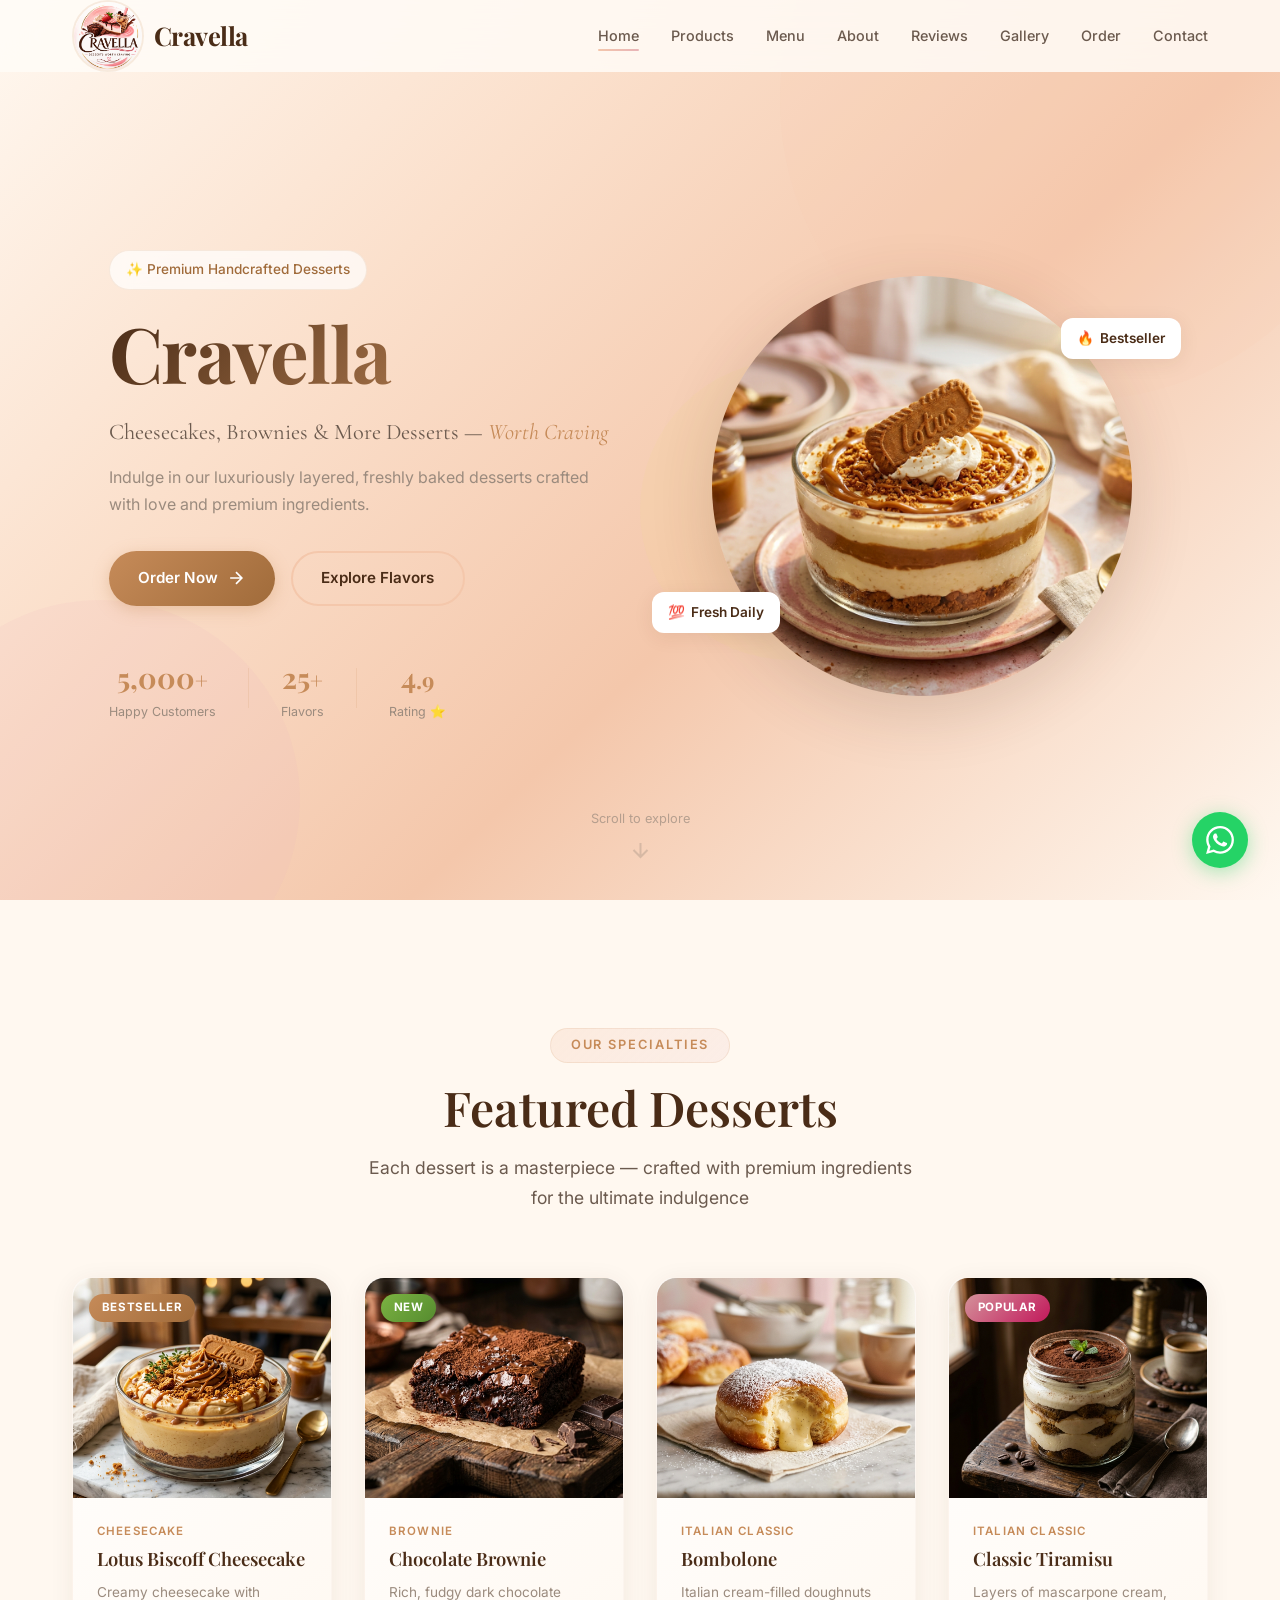
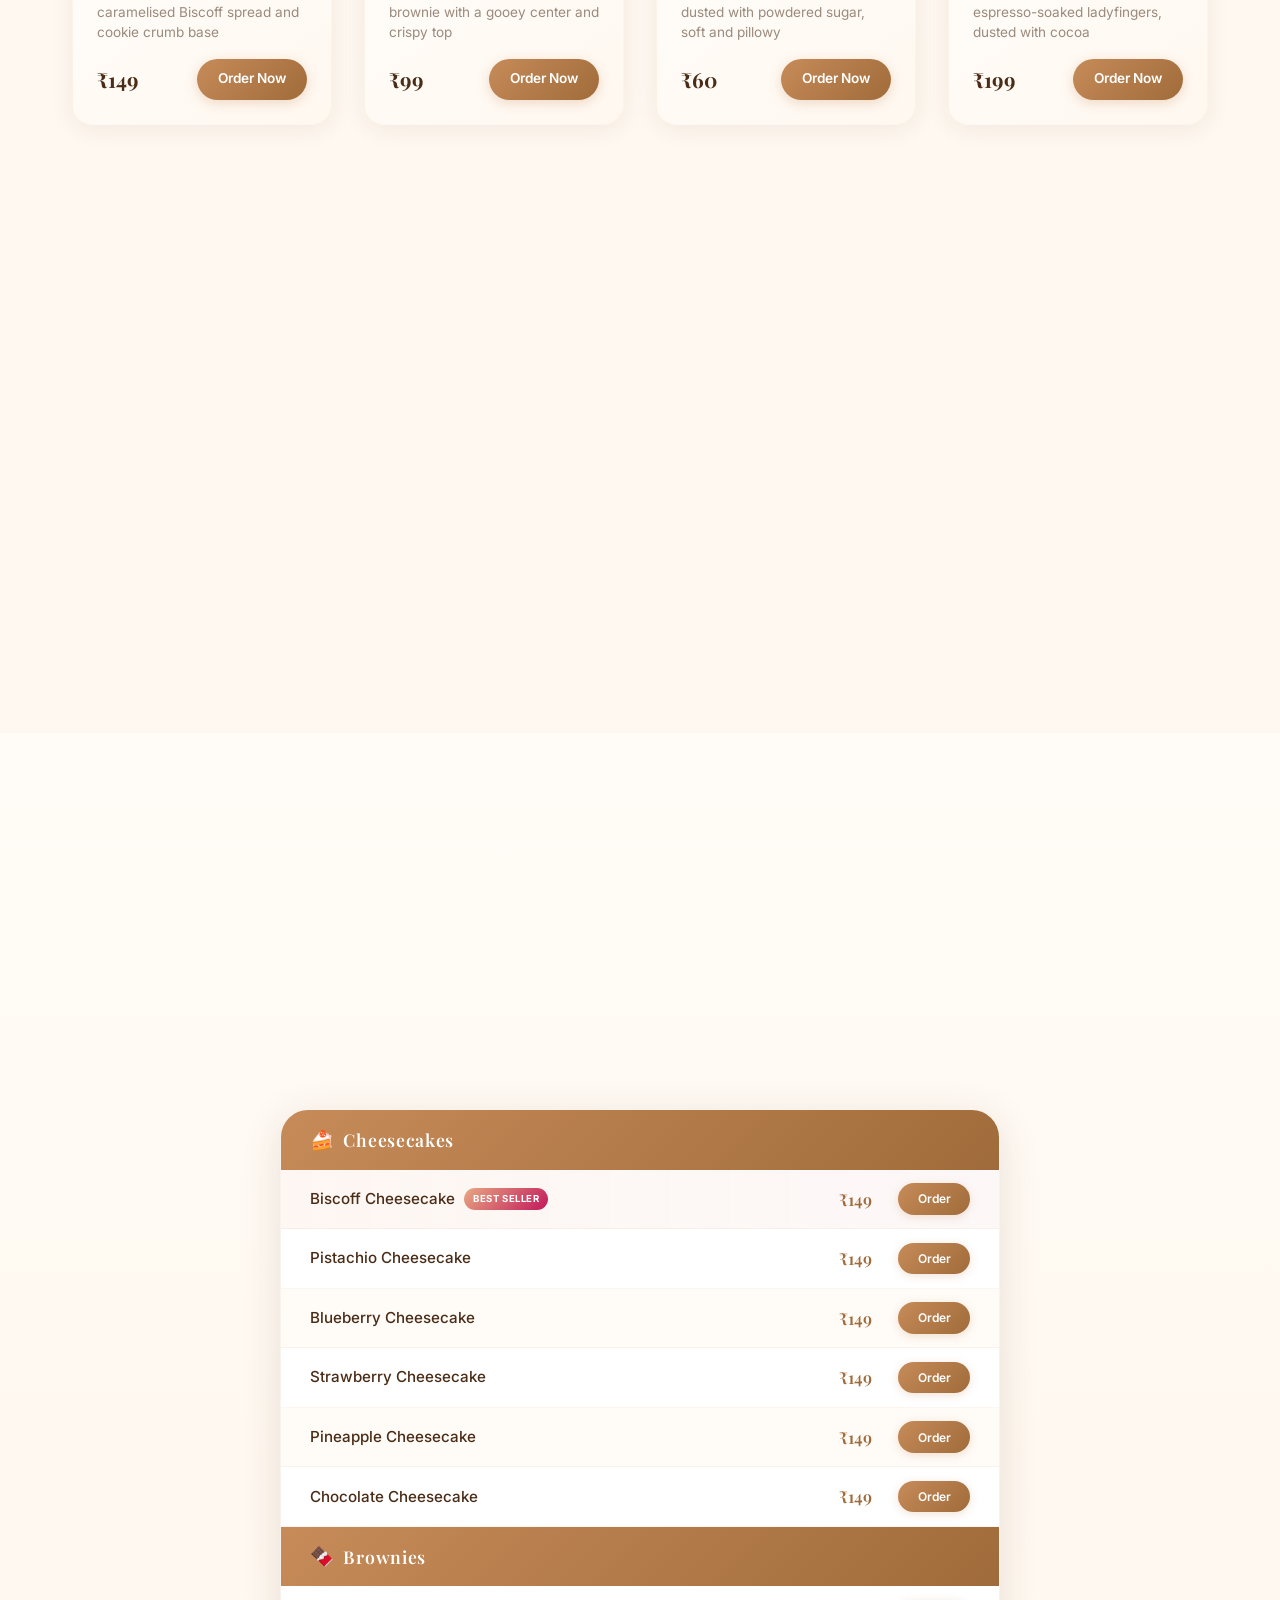
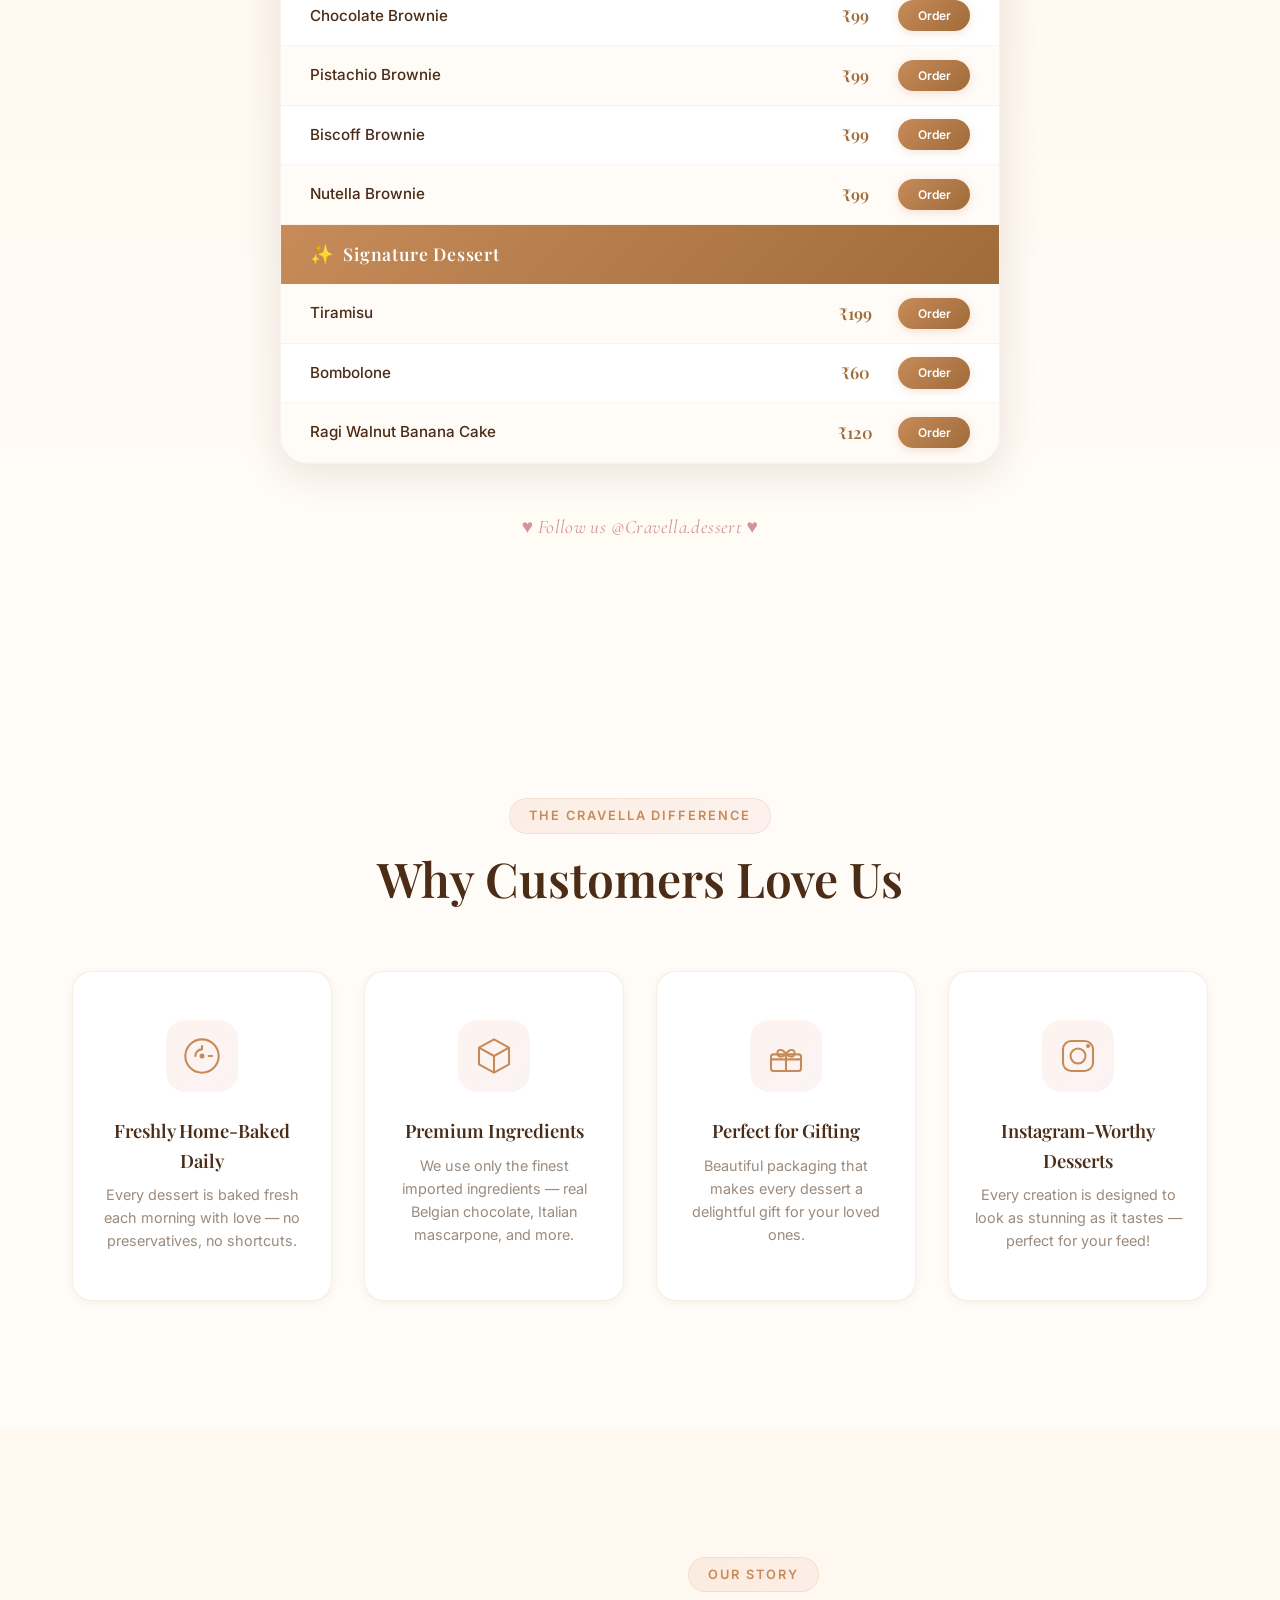
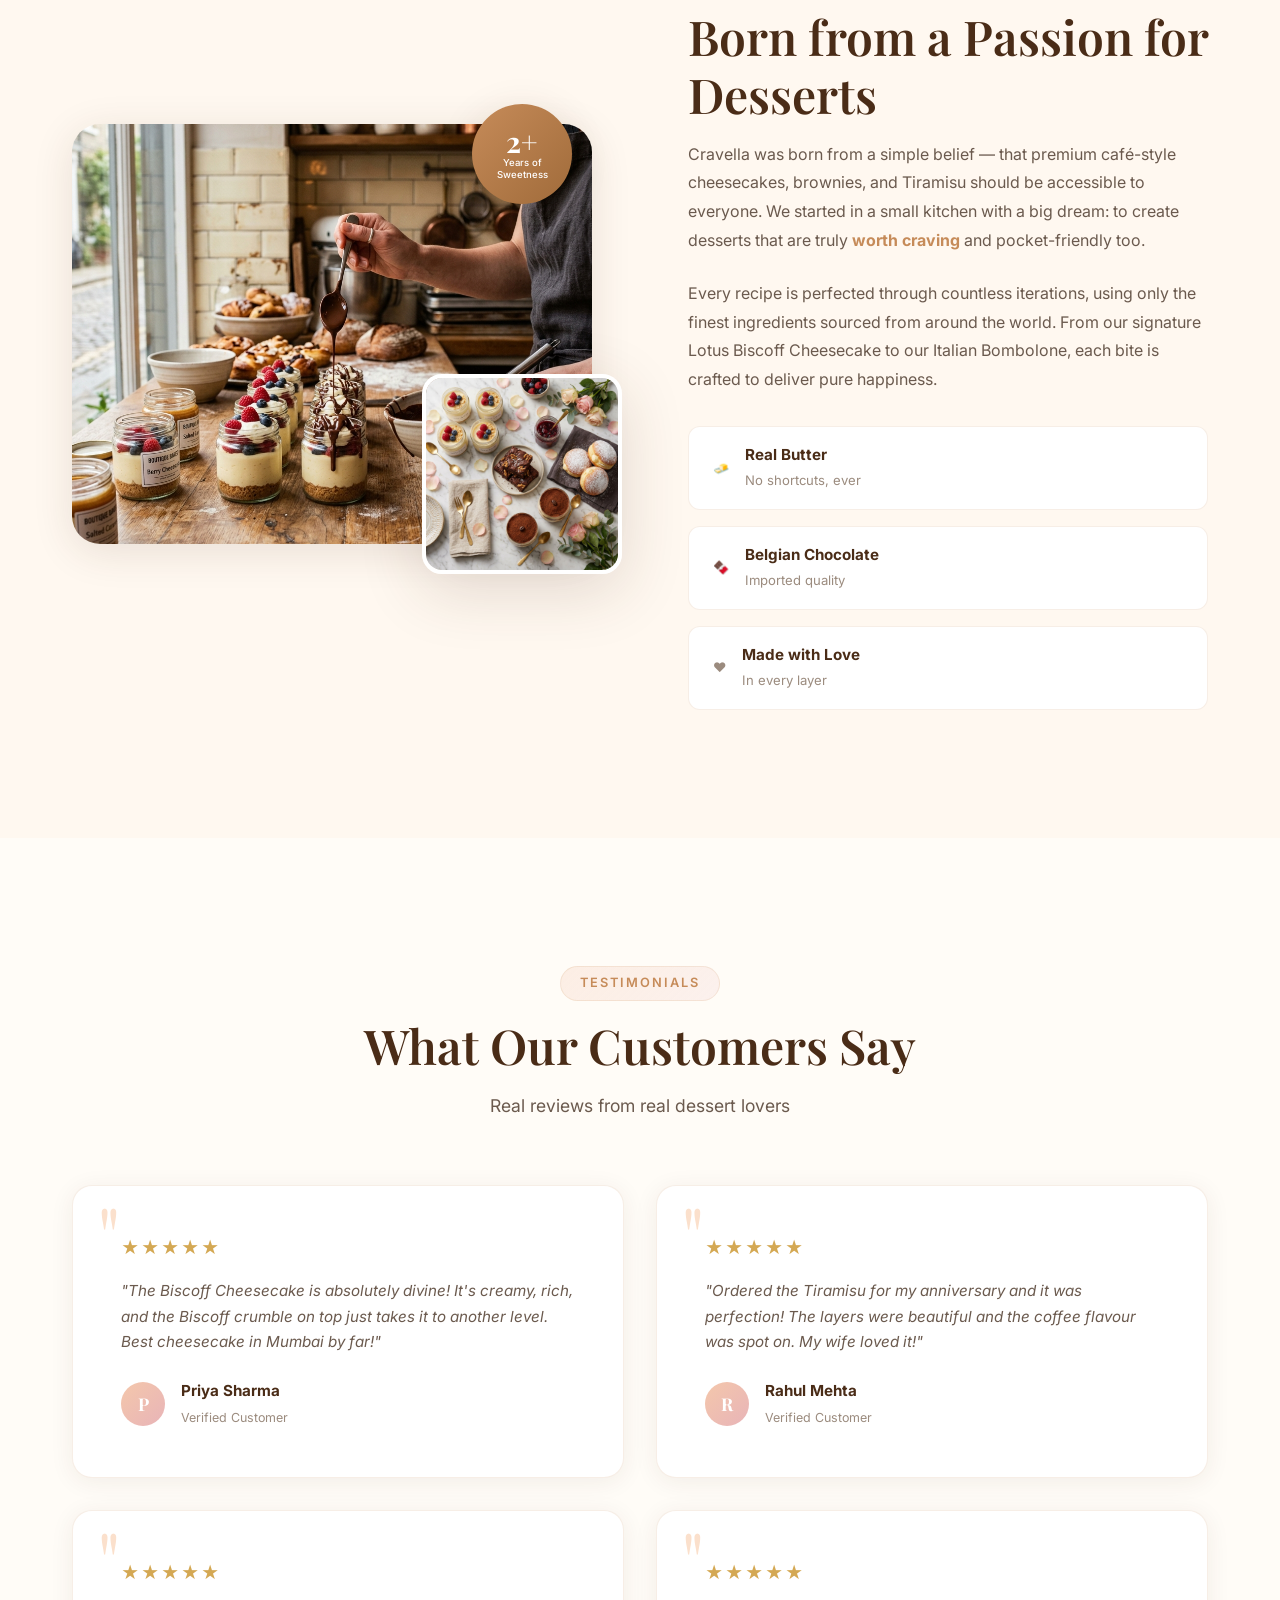
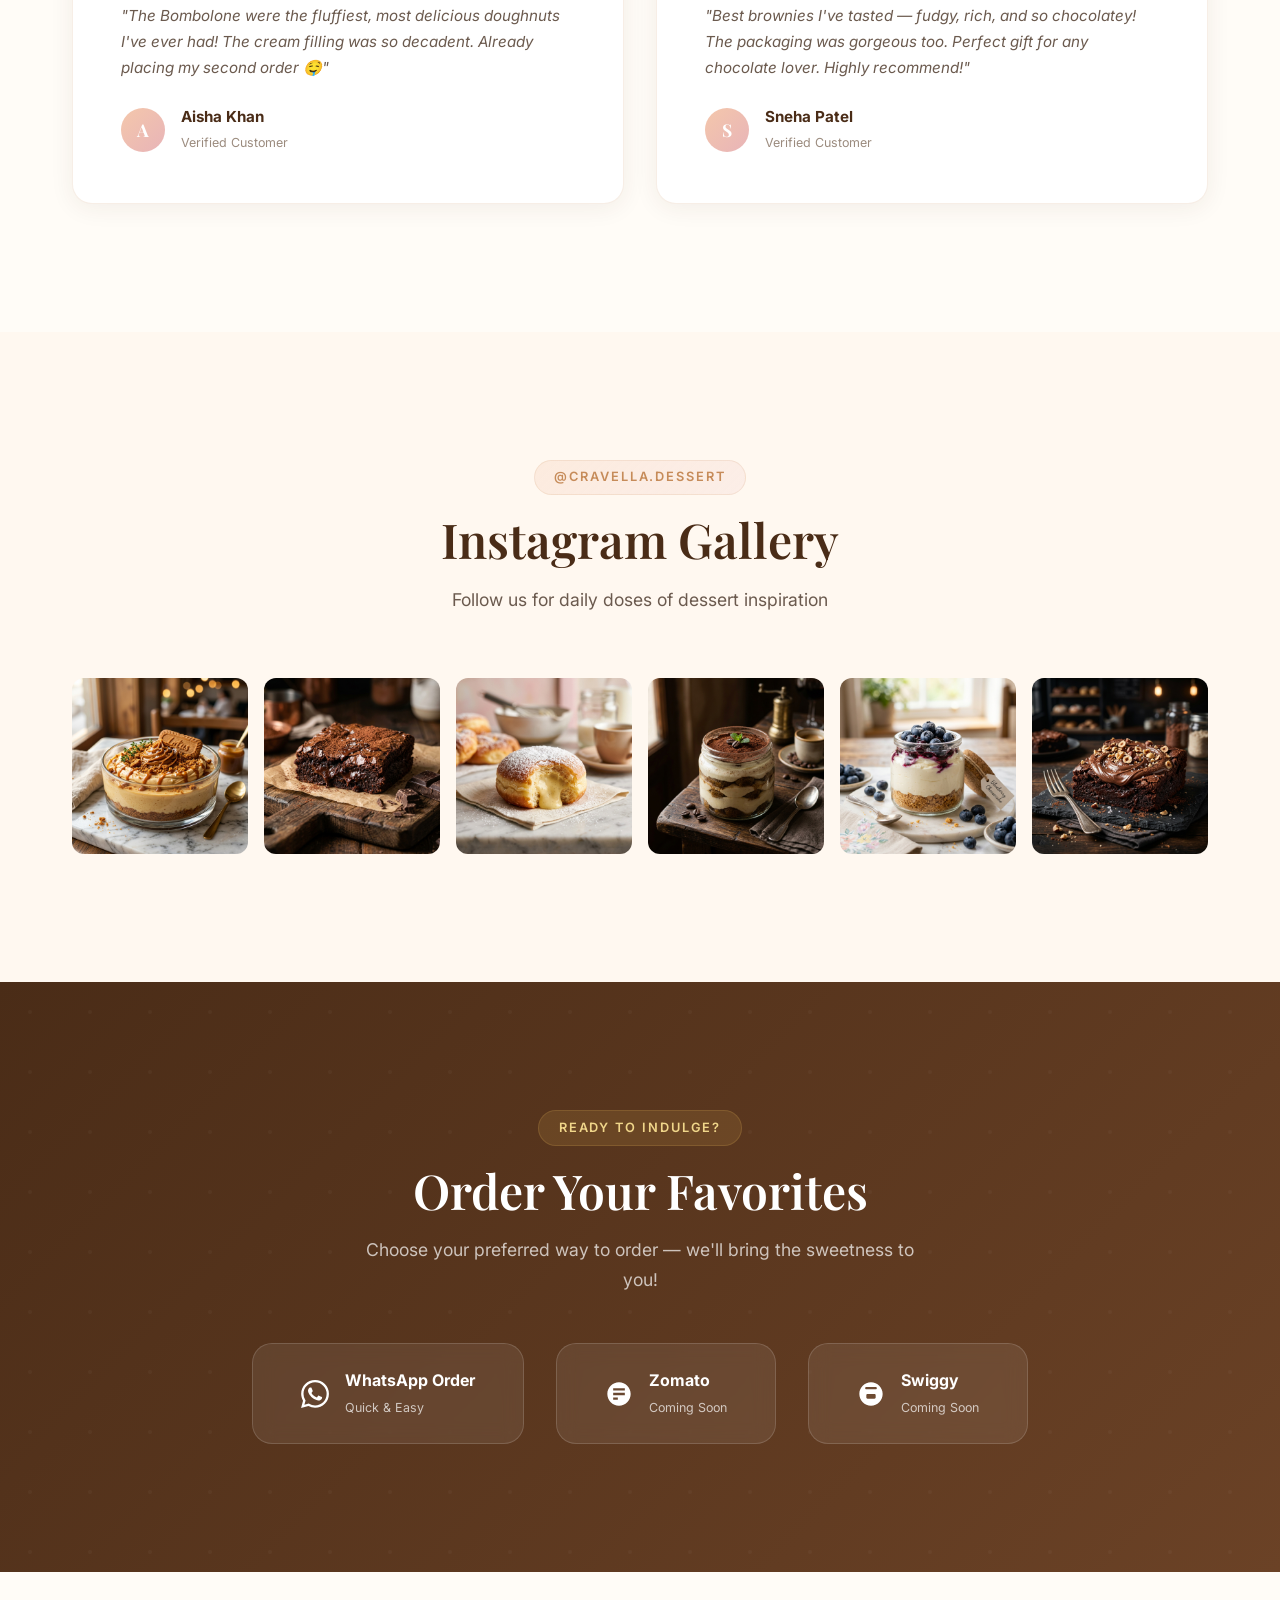
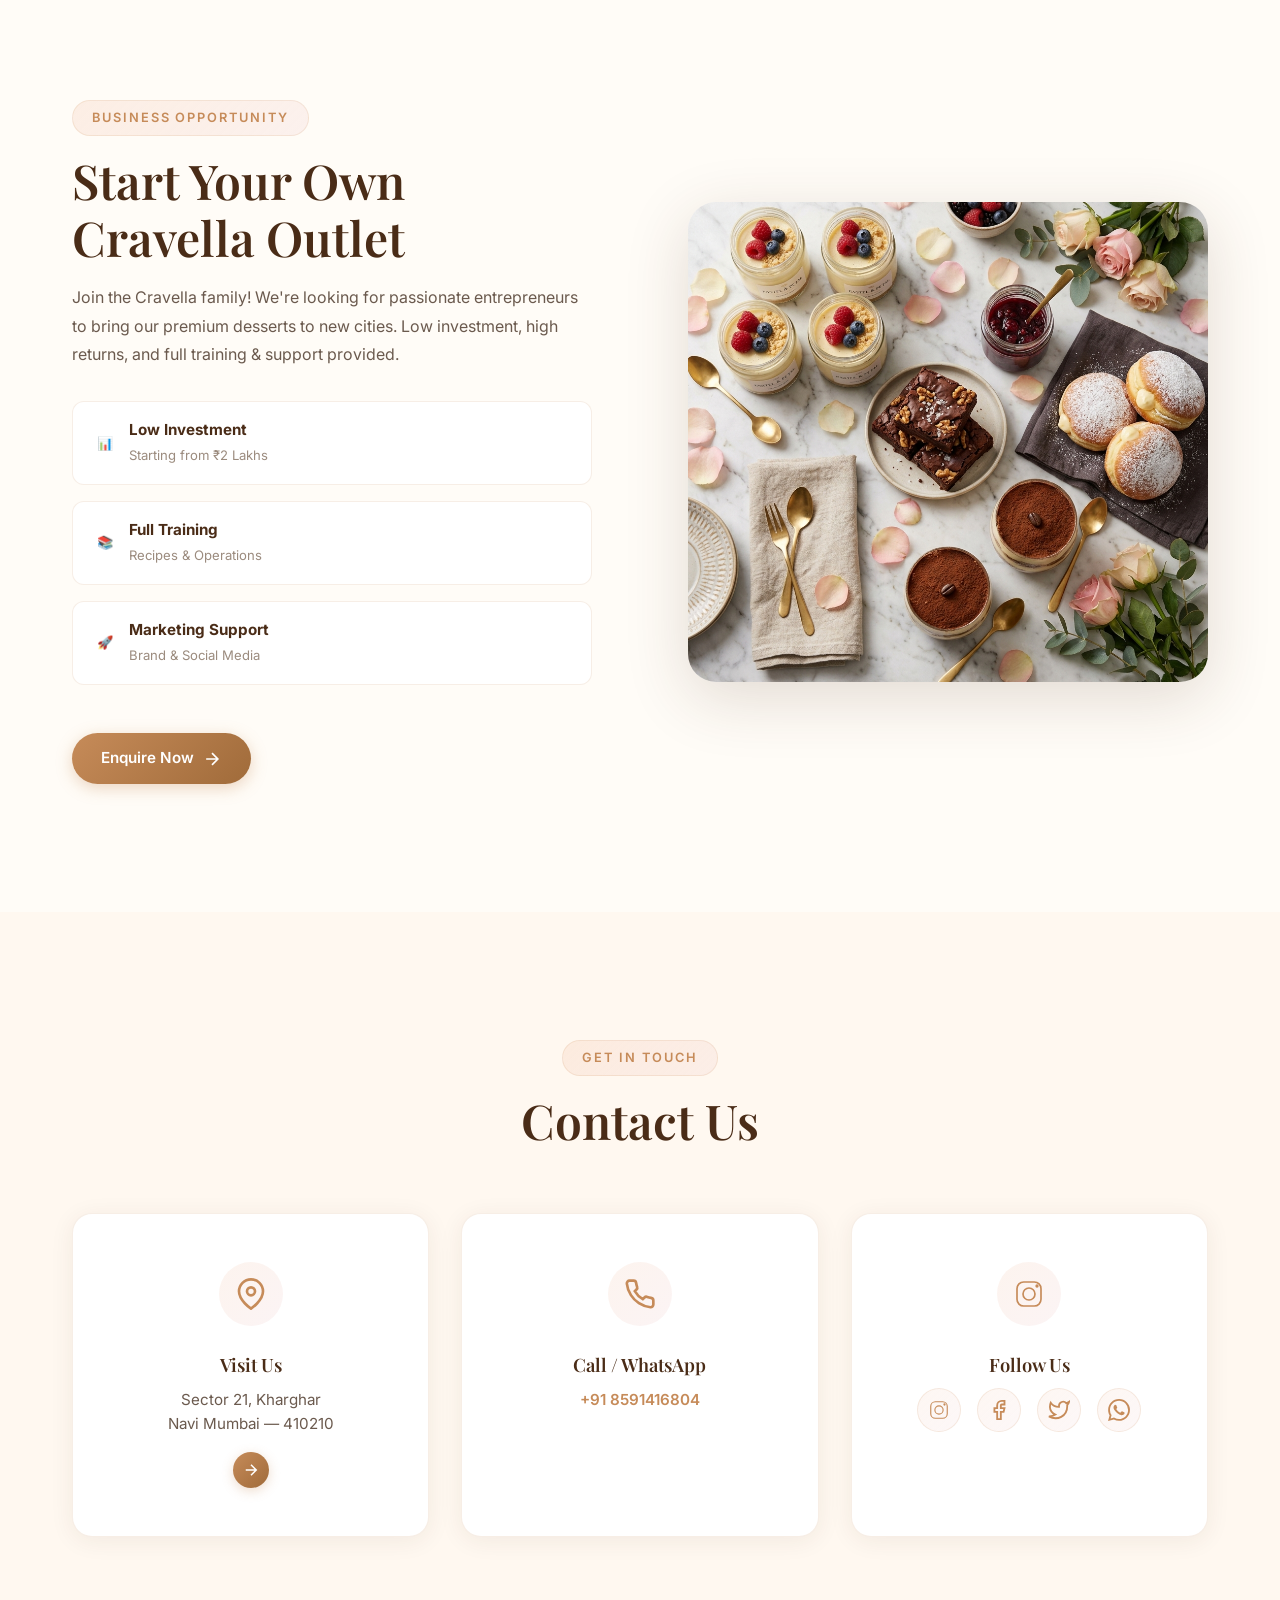
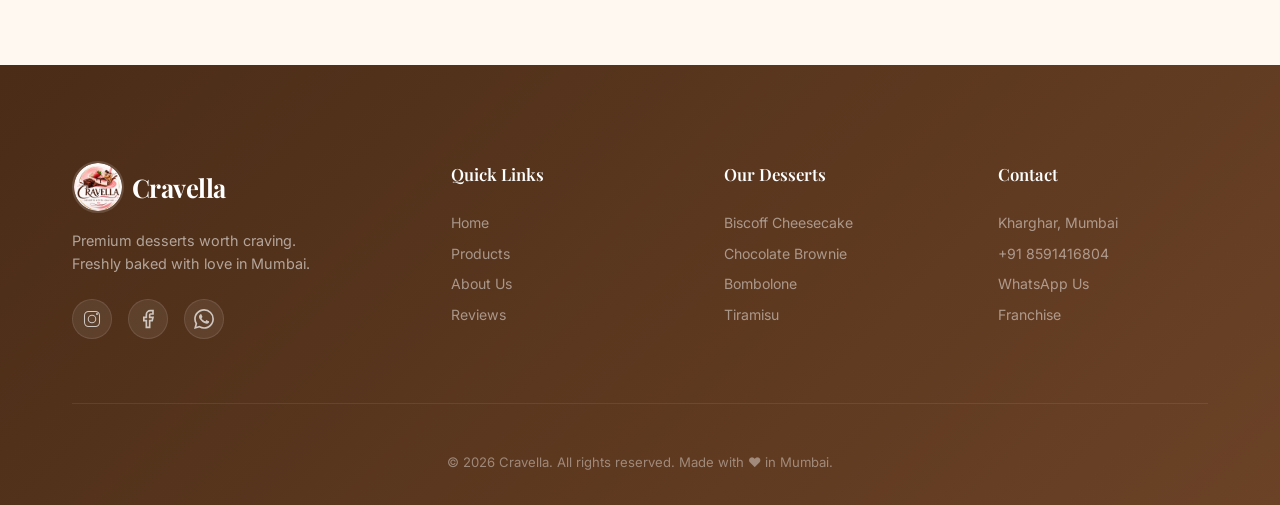
<file: index.html>
<!DOCTYPE html>
<html lang="en">

<head>
  <meta charset="UTF-8" />
  <meta name="viewport" content="width=device-width, initial-scale=1.0" />
  <title>Cravella — Premium Cheesecakes, Brownies & Desserts Worth Craving</title>
  <meta name="description"
    content="Cravella brings premium café-style cheesecakes, brownies, bombolone, tiramisu and cake bowls. Freshly home-baked daily with love in Kharghar, Mumbai." />
  <meta name="keywords"
    content="Cravella, cheesecake, brownies, bombolone, tiramisu, desserts, Mumbai, Kharghar, premium desserts" />
  <link rel="preconnect" href="https://fonts.googleapis.com" />
  <link rel="preconnect" href="https://fonts.gstatic.com" crossorigin />
  <link
    href="https://fonts.googleapis.com/css2?family=Playfair+Display:ital,wght@0,400;0,500;0,600;0,700;1,400;1,500&family=Inter:wght@300;400;500;600;700&family=Cormorant+Garamond:ital,wght@0,400;0,500;0,600;1,400;1,500&display=swap"
    rel="stylesheet" />
  <link rel="icon" type="image/png" href="assets/cravella_logo.png" />
  <link rel="stylesheet" href="style.css" />
</head>
<!-- Google tag (gtag.js) -->
<script async src="https://www.googletagmanager.com/gtag/js?id=G-SJ7P6HLHM1"></script>
<script>
  window.dataLayer = window.dataLayer || [];
  function gtag() { dataLayer.push(arguments); }
  gtag('js', new Date());

  gtag('config', 'G-SJ7P6HLHM1');
</script>

<body>
  <!-- ========== NAVIGATION ========== -->
  <nav class="navbar" id="navbar">
    <div class="nav-container">
      <a href="#" class="nav-logo">
        <img src="assets/cravella_logo.png" alt="Cravella Logo" class="logo-img" />
        <span class="logo-text">Cravella</span>
      </a>
      <ul class="nav-links" id="navLinks">
        <li><a href="#home">Home</a></li>
        <li><a href="#products">Products</a></li>
        <li><a href="#menu">Menu</a></li>
        <li><a href="#about">About</a></li>
        <li><a href="#reviews">Reviews</a></li>
        <li><a href="#gallery">Gallery</a></li>
        <li><a href="#order">Order</a></li>
        <li><a href="#contact">Contact</a></li>
      </ul>
      <button class="nav-toggle" id="navToggle" aria-label="Toggle Navigation">
        <span class="bar"></span>
        <span class="bar"></span>
        <span class="bar"></span>
      </button>
    </div>
  </nav>

  <!-- ========== HERO SECTION ========== -->
  <section class="hero" id="home">
    <div class="hero-bg-shapes">
      <div class="shape shape-1"></div>
      <div class="shape shape-2"></div>
      <div class="shape shape-3"></div>
    </div>
    <div class="hero-container">
      <div class="hero-content">
        <div class="hero-badge animate-on-scroll">✨ Premium Handcrafted Desserts</div>
        <h1 class="hero-title animate-on-scroll">Cravella</h1>
        <p class="hero-subtitle animate-on-scroll">Cheesecakes, Brownies & More Desserts — <em>Worth Craving</em></p>
        <p class="hero-desc animate-on-scroll">Indulge in our luxuriously layered, freshly baked desserts crafted with
          love and premium ingredients.</p>
        <div class="hero-cta animate-on-scroll">
          <a href="#order" class="btn btn-primary" id="hero-order-btn">
            <span>Order Now</span>
            <svg width="20" height="20" viewBox="0 0 24 24" fill="none" stroke="currentColor" stroke-width="2">
              <path d="M5 12h14M12 5l7 7-7 7" />
            </svg>
          </a>
          <a href="#products" class="btn btn-secondary" id="hero-explore-btn">
            <span>Explore Flavors</span>
          </a>
        </div>
        <div class="hero-stats animate-on-scroll">
          <div class="stat">
            <span class="stat-number" data-count="5000">0</span><span class="stat-plus">+</span>
            <span class="stat-label">Happy Customers</span>
          </div>
          <div class="stat-divider"></div>
          <div class="stat">
            <span class="stat-number" data-count="25">0</span><span class="stat-plus">+</span>
            <span class="stat-label">Flavors</span>
          </div>
          <div class="stat-divider"></div>
          <div class="stat">
            <span class="stat-number" data-count="4">0</span><span class="stat-decimal">.9</span>
            <span class="stat-label">Rating ⭐</span>
          </div>
        </div>
      </div>
      <div class="hero-image animate-on-scroll">
        <div class="hero-image-wrapper">
          <img src="assets/hero_cheesecake.png" alt="Delicious Cravella Biscoff Cheesecake" loading="eager" />
          <div class="hero-image-glow"></div>
        </div>
        <div class="hero-floating-badge badge-1">
          <span>🔥</span> Bestseller
        </div>
        <div class="hero-floating-badge badge-2">
          <span>💯</span> Fresh Daily
        </div>
      </div>
    </div>
    <div class="hero-scroll-indicator">
      <span>Scroll to explore</span>
      <div class="scroll-arrow">
        <svg width="24" height="24" viewBox="0 0 24 24" fill="none" stroke="currentColor" stroke-width="2">
          <path d="M12 5v14M5 12l7 7 7-7" />
        </svg>
      </div>
    </div>
  </section>

  <!-- ========== FEATURED PRODUCTS ========== -->
  <section class="section products" id="products">
    <div class="container">
      <div class="section-header animate-on-scroll">
        <span class="section-tag">Our Specialties</span>
        <h2 class="section-title">Featured Desserts</h2>
        <p class="section-desc">Each dessert is a masterpiece — crafted with premium ingredients for the ultimate
          indulgence</p>
      </div>
      <div class="products-grid">

        <div class="product-card animate-on-scroll" id="product-biscoff">
          <div class="product-badge">Bestseller</div>
          <div class="product-image">
            <img src="assets/biscoff_cheesecake.png" alt="Lotus Biscoff Cheesecake" loading="lazy" />
            <div class="product-overlay">
              <button class="quick-view-btn">Quick View</button>
            </div>
          </div>
          <div class="product-info">
            <div class="product-category">Cheesecake</div>
            <h3 class="product-name">Lotus Biscoff Cheesecake</h3>
            <p class="product-desc">Creamy cheesecake with caramelised Biscoff spread and cookie crumb base</p>
            <div class="product-footer">
              <span class="product-price">₹149</span>
              <a href="https://wa.me/918591416804?text=Hi! I'd like to order Lotus Biscoff Cheesecake"
                class="btn btn-cart" target="_blank" rel="noopener">
                Order Now
              </a>
            </div>
          </div>
        </div>

        <div class="product-card animate-on-scroll" id="product-brownie">
          <div class="product-badge new-badge">New</div>
          <div class="product-image">
            <img src="assets/chocolate_brownie.png" alt="Chocolate Brownie" loading="lazy" />
            <div class="product-overlay">
              <button class="quick-view-btn">Quick View</button>
            </div>
          </div>
          <div class="product-info">
            <div class="product-category">Brownie</div>
            <h3 class="product-name">Chocolate Brownie</h3>
            <p class="product-desc">Rich, fudgy dark chocolate brownie with a gooey center and crispy top</p>
            <div class="product-footer">
              <span class="product-price">₹99</span>
              <a href="https://wa.me/918591416804?text=Hi! I'd like to order Chocolate Brownie" class="btn btn-cart"
                target="_blank" rel="noopener">
                Order Now
              </a>
            </div>
          </div>
        </div>

        <div class="product-card animate-on-scroll" id="product-bombolone">
          <div class="product-image">
            <img src="assets/bombolone.png" alt="Bombolone" loading="lazy" />
            <div class="product-overlay">
              <button class="quick-view-btn">Quick View</button>
            </div>
          </div>
          <div class="product-info">
            <div class="product-category">Italian Classic</div>
            <h3 class="product-name">Bombolone</h3>
            <p class="product-desc">Italian cream-filled doughnuts dusted with powdered sugar, soft and pillowy</p>
            <div class="product-footer">
              <span class="product-price">₹60</span>
              <a href="https://wa.me/918591416804?text=Hi! I'd like to order Bombolone" class="btn btn-cart"
                target="_blank" rel="noopener">
                Order Now
              </a>
            </div>
          </div>
        </div>

        <div class="product-card animate-on-scroll" id="product-tiramisu">
          <div class="product-badge popular-badge">Popular</div>
          <div class="product-image">
            <img src="assets/tiramisu.png" alt="Classic Tiramisu" loading="lazy" />
            <div class="product-overlay">
              <button class="quick-view-btn">Quick View</button>
            </div>
          </div>
          <div class="product-info">
            <div class="product-category">Italian Classic</div>
            <h3 class="product-name">Classic Tiramisu</h3>
            <p class="product-desc">Layers of mascarpone cream, espresso-soaked ladyfingers, dusted with cocoa</p>
            <div class="product-footer">
              <span class="product-price">₹199</span>
              <a href="https://wa.me/918591416804?text=Hi! I'd like to order Tiramisu" class="btn btn-cart"
                target="_blank" rel="noopener">
                Order Now
              </a>
            </div>
          </div>
        </div>

        <div class="product-card animate-on-scroll" id="product-banana-cake">
          <div class="product-badge new-badge">New</div>
          <div class="product-image">
            <img src="assets/ragi_walnut_banana_cake.png" alt="Ragi Walnut Banana Cake" loading="lazy" />
            <div class="product-overlay">
              <button class="quick-view-btn">Quick View</button>
            </div>
          </div>
          <div class="product-info">
            <div class="product-category">Healthy Cake</div>
            <h3 class="product-name">Ragi Walnut Banana Cake</h3>
            <p class="product-desc">A wholesome and delicious blend of ragi, walnuts, and ripe bananas.</p>
            <div class="product-footer">
              <span class="product-price">₹120</span>
              <a href="https://wa.me/918591416804?text=Hi! I'd like to order Ragi Walnut Banana Cake"
                class="btn btn-cart" target="_blank" rel="noopener">
                Order Now
              </a>
            </div>
          </div>
        </div>

      </div>
    </div>
  </section>

  <!-- ========== FULL MENU ========== -->
  <section class="section menu" id="menu">
    <div class="container">
      <div class="section-header animate-on-scroll">
        <span class="section-tag">Our Menu</span>
        <h2 class="section-title">Dessert Menu</h2>
        <p class="section-desc">Premium handcrafted desserts — made fresh daily with love and the finest ingredients</p>
      </div>
      <div class="menu-card animate-on-scroll">

        <!-- CHEESECAKES Category -->
        <div class="menu-category-header" id="menu-cat-cheesecakes">
          <span class="menu-category-icon">🍰</span>
          <h3 class="menu-category-title">Cheesecakes</h3>
        </div>
        <div class="menu-item bestseller-item" id="menu-biscoff-cheesecake">
          <span class="menu-item-name">
            Biscoff Cheesecake
            <span class="menu-badge">Best Seller</span>
          </span>
          <span class="menu-item-price">₹149</span>
          <a href="https://wa.me/918591416804?text=Hi! I'd like to order Biscoff Cheesecake" class="menu-order-btn"
            target="_blank" rel="noopener">Order</a>
        </div>
        <div class="menu-item" id="menu-pistachio-cheesecake">
          <span class="menu-item-name">Pistachio Cheesecake</span>
          <span class="menu-item-price">₹149</span>
          <a href="https://wa.me/918591416804?text=Hi! I'd like to order Pistachio Cheesecake" class="menu-order-btn"
            target="_blank" rel="noopener">Order</a>
        </div>
        <div class="menu-item" id="menu-blueberry-cheesecake">
          <span class="menu-item-name">Blueberry Cheesecake</span>
          <span class="menu-item-price">₹149</span>
          <a href="https://wa.me/918591416804?text=Hi! I'd like to order Blueberry Cheesecake" class="menu-order-btn"
            target="_blank" rel="noopener">Order</a>
        </div>
        <div class="menu-item" id="menu-strawberry-cheesecake">
          <span class="menu-item-name">Strawberry Cheesecake</span>
          <span class="menu-item-price">₹149</span>
          <a href="https://wa.me/918591416804?text=Hi! I'd like to order Strawberry Cheesecake" class="menu-order-btn"
            target="_blank" rel="noopener">Order</a>
        </div>
        <div class="menu-item" id="menu-pineapple-cheesecake">
          <span class="menu-item-name">Pineapple Cheesecake</span>
          <span class="menu-item-price">₹149</span>
          <a href="https://wa.me/918591416804?text=Hi! I'd like to order Pineapple Cheesecake" class="menu-order-btn"
            target="_blank" rel="noopener">Order</a>
        </div>
        <div class="menu-item" id="menu-chocolate-cheesecake">
          <span class="menu-item-name">Chocolate Cheesecake</span>
          <span class="menu-item-price">₹149</span>
          <a href="https://wa.me/918591416804?text=Hi! I'd like to order Chocolate Cheesecake" class="menu-order-btn"
            target="_blank" rel="noopener">Order</a>
        </div>

        <!-- BROWNIES Category -->
        <div class="menu-category-header" id="menu-cat-brownies">
          <span class="menu-category-icon">🍫</span>
          <h3 class="menu-category-title">Brownies</h3>
        </div>
        <div class="menu-item" id="menu-chocolate-brownie">
          <span class="menu-item-name">Chocolate Brownie</span>
          <span class="menu-item-price">₹99</span>
          <a href="https://wa.me/918591416804?text=Hi! I'd like to order Chocolate Brownie" class="menu-order-btn"
            target="_blank" rel="noopener">Order</a>
        </div>
        <div class="menu-item" id="menu-pistachio-brownie">
          <span class="menu-item-name">Pistachio Brownie</span>
          <span class="menu-item-price">₹99</span>
          <a href="https://wa.me/918591416804?text=Hi! I'd like to order Pistachio Brownie" class="menu-order-btn"
            target="_blank" rel="noopener">Order</a>
        </div>
        <div class="menu-item" id="menu-biscoff-brownie">
          <span class="menu-item-name">Biscoff Brownie</span>
          <span class="menu-item-price">₹99</span>
          <a href="https://wa.me/918591416804?text=Hi! I'd like to order Biscoff Brownie" class="menu-order-btn"
            target="_blank" rel="noopener">Order</a>
        </div>
        <div class="menu-item" id="menu-nutella-brownie">
          <span class="menu-item-name">Nutella Brownie</span>
          <span class="menu-item-price">₹99</span>
          <a href="https://wa.me/918591416804?text=Hi! I'd like to order Nutella Brownie" class="menu-order-btn"
            target="_blank" rel="noopener">Order</a>
        </div>

        <!-- SIGNATURE DESSERT Category -->
        <div class="menu-category-header" id="menu-cat-signature">
          <span class="menu-category-icon">✨</span>
          <h3 class="menu-category-title">Signature Dessert</h3>
        </div>
        <div class="menu-item" id="menu-tiramisu">
          <span class="menu-item-name">Tiramisu</span>
          <span class="menu-item-price">₹199</span>
          <a href="https://wa.me/918591416804?text=Hi! I'd like to order Tiramisu" class="menu-order-btn"
            target="_blank" rel="noopener">Order</a>
        </div>
        <div class="menu-item" id="menu-bombolone">
          <span class="menu-item-name">Bombolone</span>
          <span class="menu-item-price">₹60</span>
          <a href="https://wa.me/918591416804?text=Hi! I'd like to order Bombolone" class="menu-order-btn"
            target="_blank" rel="noopener">Order</a>
        </div>
        <div class="menu-item" id="menu-banana-cake">
          <span class="menu-item-name">Ragi Walnut Banana Cake</span>
          <span class="menu-item-price">₹120</span>
          <a href="https://wa.me/918591416804?text=Hi! I'd like to order Ragi Walnut Banana Cake" class="menu-order-btn"
            target="_blank" rel="noopener">Order</a>
        </div>

      </div>
      <p class="menu-footer-note animate-on-scroll">♥ Follow us @Cravella.dessert ♥</p>
    </div>
  </section>

  <!-- ========== WHY CUSTOMERS LOVE US ========== -->
  <section class="section why-us" id="why-us">
    <div class="container">
      <div class="section-header animate-on-scroll">
        <span class="section-tag">The Cravella Difference</span>
        <h2 class="section-title">Why Customers Love Us</h2>
      </div>
      <div class="features-grid">
        <div class="feature-card animate-on-scroll" id="feature-fresh">
          <div class="feature-icon">
            <svg width="40" height="40" viewBox="0 0 48 48" fill="none">
              <circle cx="24" cy="24" r="20" stroke="currentColor" stroke-width="2.5" />
              <path d="M16 24c0-4.4 3.6-8 8-8M24 12v4M32 24h4" stroke="currentColor" stroke-width="2.5"
                stroke-linecap="round" />
              <circle cx="24" cy="24" r="3" fill="currentColor" />
            </svg>
          </div>
          <h3>Freshly Home-Baked Daily</h3>
          <p>Every dessert is baked fresh each morning with love — no preservatives, no shortcuts.</p>
        </div>
        <div class="feature-card animate-on-scroll" id="feature-ingredients">
          <div class="feature-icon">
            <svg width="40" height="40" viewBox="0 0 48 48" fill="none">
              <path d="M24 4L6 14v20l18 10 18-10V14L24 4z" stroke="currentColor" stroke-width="2.5"
                stroke-linejoin="round" />
              <path d="M6 14l18 10M24 24v20M42 14L24 24" stroke="currentColor" stroke-width="2.5" />
            </svg>
          </div>
          <h3>Premium Ingredients</h3>
          <p>We use only the finest imported ingredients — real Belgian chocolate, Italian mascarpone, and more.</p>
        </div>
        <div class="feature-card animate-on-scroll" id="feature-gifting">
          <div class="feature-icon">
            <svg width="40" height="40" viewBox="0 0 48 48" fill="none">
              <rect x="6" y="22" width="36" height="20" rx="3" stroke="currentColor" stroke-width="2.5" />
              <path d="M24 22v20M6 28h36" stroke="currentColor" stroke-width="2.5" />
              <path d="M24 22c-4-8-12-6-10 0 2 6 10 0 10 0zM24 22c4-8 12-6 10 0-2 6-10 0-10 0z" stroke="currentColor"
                stroke-width="2.5" fill="none" />
            </svg>
          </div>
          <h3>Perfect for Gifting</h3>
          <p>Beautiful packaging that makes every dessert a delightful gift for your loved ones.</p>
        </div>
        <div class="feature-card animate-on-scroll" id="feature-instagram">
          <div class="feature-icon">
            <svg width="40" height="40" viewBox="0 0 48 48" fill="none">
              <rect x="6" y="6" width="36" height="36" rx="10" stroke="currentColor" stroke-width="2.5" />
              <circle cx="24" cy="24" r="9" stroke="currentColor" stroke-width="2.5" />
              <circle cx="36" cy="12" r="2.5" fill="currentColor" />
            </svg>
          </div>
          <h3>Instagram-Worthy Desserts</h3>
          <p>Every creation is designed to look as stunning as it tastes — perfect for your feed!</p>
        </div>
      </div>
    </div>
  </section>

  <!-- ========== ABOUT SECTION ========== -->
  <section class="section about" id="about">
    <div class="container">
      <div class="about-grid">
        <div class="about-images animate-on-scroll">
          <div class="about-img-main">
            <img src="assets/about_bakery.png" alt="Cravella Story" loading="lazy" />
          </div>
          <div class="about-img-secondary">
            <img src="assets/gallery_spread.png" alt="Cravella Kitchen" loading="lazy" />
          </div>
          <div class="about-experience-badge">
            <span class="exp-number">2+</span>
            <span class="exp-text">Years of<br />Sweetness</span>
          </div>
        </div>
        <div class="about-content animate-on-scroll">
          <span class="section-tag">Our Story</span>
          <h2 class="section-title">Born from a Passion for Desserts</h2>
          <p class="about-text">
            Cravella was born from a simple belief — that premium café-style cheesecakes, brownies, and Tiramisu should
            be accessible to everyone. We started in a small kitchen with a big dream: to create desserts that are truly
            <strong>worth craving</strong> and pocket-friendly too.
          </p>
          <p class="about-text">
            Every recipe is perfected through countless iterations, using only the finest ingredients sourced from
            around the world. From our signature Lotus Biscoff Cheesecake to our Italian Bombolone, each bite is crafted
            to deliver pure happiness.
          </p>
          <div class="about-values">
            <div class="value-item">
              <span class="value-icon">🧈</span>
              <div>
                <strong>Real Butter</strong>
                <span>No shortcuts, ever</span>
              </div>
            </div>
            <div class="value-item">
              <span class="value-icon">🍫</span>
              <div>
                <strong>Belgian Chocolate</strong>
                <span>Imported quality</span>
              </div>
            </div>
            <div class="value-item">
              <span class="value-icon">❤️</span>
              <div>
                <strong>Made with Love</strong>
                <span>In every layer</span>
              </div>
            </div>
          </div>
        </div>
      </div>
    </div>
  </section>

  <!-- ========== CUSTOMER REVIEWS ========== -->
  <section class="section reviews" id="reviews">
    <div class="container">
      <div class="section-header animate-on-scroll">
        <span class="section-tag">Testimonials</span>
        <h2 class="section-title">What Our Customers Say</h2>
        <p class="section-desc">Real reviews from real dessert lovers</p>
      </div>
      <div class="reviews-grid">
        <div class="review-card animate-on-scroll" id="review-1">
          <div class="review-stars">★★★★★</div>
          <p class="review-text">"The Biscoff Cheesecake is absolutely divine! It's creamy, rich, and the Biscoff
            crumble on top just takes it to another level. Best cheesecake in Mumbai by far!"</p>
          <div class="review-author">
            <div class="review-avatar">P</div>
            <div>
              <strong>Priya Sharma</strong>
              <span>Verified Customer</span>
            </div>
          </div>
        </div>
        <div class="review-card animate-on-scroll" id="review-2">
          <div class="review-stars">★★★★★</div>
          <p class="review-text">"Ordered the Tiramisu for my anniversary and it was perfection! The layers were
            beautiful and the coffee flavour was spot on. My wife loved it!"</p>
          <div class="review-author">
            <div class="review-avatar">R</div>
            <div>
              <strong>Rahul Mehta</strong>
              <span>Verified Customer</span>
            </div>
          </div>
        </div>
        <div class="review-card animate-on-scroll" id="review-3">
          <div class="review-stars">★★★★★</div>
          <p class="review-text">"The Bombolone were the fluffiest, most delicious doughnuts I've ever had! The cream
            filling was so decadent. Already placing my second order 🤤"</p>
          <div class="review-author">
            <div class="review-avatar">A</div>
            <div>
              <strong>Aisha Khan</strong>
              <span>Verified Customer</span>
            </div>
          </div>
        </div>
        <div class="review-card animate-on-scroll" id="review-4">
          <div class="review-stars">★★★★★</div>
          <p class="review-text">"Best brownies I've tasted — fudgy, rich, and so chocolatey! The packaging was gorgeous
            too. Perfect gift for any chocolate lover. Highly recommend!"</p>
          <div class="review-author">
            <div class="review-avatar">S</div>
            <div>
              <strong>Sneha Patel</strong>
              <span>Verified Customer</span>
            </div>
          </div>
        </div>
      </div>
    </div>
  </section>

  <!-- ========== INSTAGRAM GALLERY ========== -->
  <section class="section gallery" id="gallery">
    <div class="container">
      <div class="section-header animate-on-scroll">
        <span class="section-tag">@cravella.dessert</span>
        <h2 class="section-title">Instagram Gallery</h2>
        <p class="section-desc">Follow us for daily doses of dessert inspiration</p>
      </div>
      <div class="gallery-grid animate-on-scroll">
        <a href="#" class="gallery-item" id="gallery-1">
          <img src="assets/biscoff_cheesecake.png" alt="Biscoff Cheesecake" loading="lazy" />
          <div class="gallery-overlay">
            <svg width="28" height="28" viewBox="0 0 48 48" fill="none">
              <rect x="6" y="6" width="36" height="36" rx="10" stroke="white" stroke-width="2.5" />
              <circle cx="24" cy="24" r="9" stroke="white" stroke-width="2.5" />
              <circle cx="36" cy="12" r="2.5" fill="white" />
            </svg>
          </div>
        </a>
        <a href="#" class="gallery-item" id="gallery-2">
          <img src="assets/chocolate_brownie.png" alt="Chocolate Brownie" loading="lazy" />
          <div class="gallery-overlay">
            <svg width="28" height="28" viewBox="0 0 48 48" fill="none">
              <rect x="6" y="6" width="36" height="36" rx="10" stroke="white" stroke-width="2.5" />
              <circle cx="24" cy="24" r="9" stroke="white" stroke-width="2.5" />
              <circle cx="36" cy="12" r="2.5" fill="white" />
            </svg>
          </div>
        </a>
        <a href="#" class="gallery-item" id="gallery-3">
          <img src="assets/bombolone.png" alt="Bombolone" loading="lazy" />
          <div class="gallery-overlay">
            <svg width="28" height="28" viewBox="0 0 48 48" fill="none">
              <rect x="6" y="6" width="36" height="36" rx="10" stroke="white" stroke-width="2.5" />
              <circle cx="24" cy="24" r="9" stroke="white" stroke-width="2.5" />
              <circle cx="36" cy="12" r="2.5" fill="white" />
            </svg>
          </div>
        </a>
        <a href="#" class="gallery-item" id="gallery-4">
          <img src="assets/tiramisu.png" alt="Tiramisu" loading="lazy" />
          <div class="gallery-overlay">
            <svg width="28" height="28" viewBox="0 0 48 48" fill="none">
              <rect x="6" y="6" width="36" height="36" rx="10" stroke="white" stroke-width="2.5" />
              <circle cx="24" cy="24" r="9" stroke="white" stroke-width="2.5" />
              <circle cx="36" cy="12" r="2.5" fill="white" />
            </svg>
          </div>
        </a>
        <a href="#" class="gallery-item" id="gallery-5">
          <img src="assets/gallery_blueberry.png" alt="Blueberry Cheesecake" loading="lazy" />
          <div class="gallery-overlay">
            <svg width="28" height="28" viewBox="0 0 48 48" fill="none">
              <rect x="6" y="6" width="36" height="36" rx="10" stroke="white" stroke-width="2.5" />
              <circle cx="24" cy="24" r="9" stroke="white" stroke-width="2.5" />
              <circle cx="36" cy="12" r="2.5" fill="white" />
            </svg>
          </div>
        </a>
        <a href="#" class="gallery-item" id="gallery-6">
          <img src="assets/gallery_nutella_brownie.png" alt="Nutella Brownie" loading="lazy" />
          <div class="gallery-overlay">
            <svg width="28" height="28" viewBox="0 0 48 48" fill="none">
              <rect x="6" y="6" width="36" height="36" rx="10" stroke="white" stroke-width="2.5" />
              <circle cx="24" cy="24" r="9" stroke="white" stroke-width="2.5" />
              <circle cx="36" cy="12" r="2.5" fill="white" />
            </svg>
          </div>
        </a>
      </div>
    </div>
  </section>

  <!-- ========== ORDER SECTION ========== -->
  <section class="section order" id="order">
    <div class="container">
      <div class="order-content animate-on-scroll">
        <span class="section-tag">Ready to Indulge?</span>
        <h2 class="section-title">Order Your Favorites</h2>
        <p class="section-desc">Choose your preferred way to order — we'll bring the sweetness to you!</p>
        <div class="order-buttons">
          <a href="https://wa.me/918591416804?text=Hi! I'd like to place an order from Cravella 🍰"
            class="order-btn whatsapp-btn" id="order-whatsapp" target="_blank" rel="noopener">
            <svg width="28" height="28" viewBox="0 0 24 24" fill="currentColor">
              <path
                d="M17.472 14.382c-.297-.149-1.758-.867-2.03-.967-.273-.099-.471-.148-.67.15-.197.297-.767.966-.94 1.164-.173.199-.347.223-.644.075-.297-.15-1.255-.463-2.39-1.475-.883-.788-1.48-1.761-1.653-2.059-.173-.297-.018-.458.13-.606.134-.133.298-.347.446-.52.149-.174.198-.298.298-.497.099-.198.05-.371-.025-.52-.075-.149-.669-1.612-.916-2.207-.242-.579-.487-.5-.669-.51-.173-.008-.371-.01-.57-.01-.198 0-.52.074-.792.372-.272.297-1.04 1.016-1.04 2.479 0 1.462 1.065 2.875 1.213 3.074.149.198 2.096 3.2 5.077 4.487.709.306 1.262.489 1.694.625.712.227 1.36.195 1.871.118.571-.085 1.758-.719 2.006-1.413.248-.694.248-1.289.173-1.413-.074-.124-.272-.198-.57-.347m-5.421 7.403h-.004a9.87 9.87 0 01-5.031-1.378l-.361-.214-3.741.982.998-3.648-.235-.374a9.86 9.86 0 01-1.51-5.26c.001-5.45 4.436-9.884 9.888-9.884 2.64 0 5.122 1.03 6.988 2.898a9.825 9.825 0 012.893 6.994c-.003 5.45-4.437 9.884-9.885 9.884m8.413-18.297A11.815 11.815 0 0012.05 0C5.495 0 .16 5.335.157 11.892c0 2.096.547 4.142 1.588 5.945L.057 24l6.305-1.654a11.882 11.882 0 005.683 1.448h.005c6.554 0 11.89-5.335 11.893-11.893a11.821 11.821 0 00-3.48-8.413z" />
            </svg>
            <div>
              <strong>WhatsApp Order</strong>
              <span>Quick & Easy</span>
            </div>
          </a>
          <a href="#" class="order-btn zomato-btn" id="order-zomato">
            <svg width="28" height="28" viewBox="0 0 24 24" fill="currentColor">
              <path
                d="M12 2C6.48 2 2 6.48 2 12s4.48 10 10 10 10-4.48 10-10S17.52 2 12 2zm-1 15H7v-2h4v2zm6-4H7v-2h10v2zm0-4H7V7h10v2z" />
            </svg>
            <div>
              <strong>Zomato</strong>
              <span>Coming Soon</span>
            </div>
          </a>
          <a href="#" class="order-btn swiggy-btn" id="order-swiggy">
            <svg width="28" height="28" viewBox="0 0 24 24" fill="currentColor">
              <path
                d="M12 2C6.48 2 2 6.48 2 12s4.48 10 10 10 10-4.48 10-10S17.52 2 12 2zm3 14H9c-.55 0-1-.45-1-1v-2c0-.55.45-1 1-1h6c.55 0 1 .45 1 1v2c0 .55-.45 1-1 1zm1-8H8c-.55 0-1-.45-1-1s.45-1 1-1h8c.55 0 1 .45 1 1s-.45 1-1 1z" />
            </svg>
            <div>
              <strong>Swiggy</strong>
              <span>Coming Soon</span>
            </div>
          </a>
        </div>
      </div>
    </div>
  </section>

  <!-- ========== FRANCHISE SECTION ========== -->
  <section class="section franchise" id="franchise">
    <div class="container">
      <div class="franchise-content animate-on-scroll">
        <div class="franchise-text">
          <span class="section-tag">Business Opportunity</span>
          <h2 class="section-title">Start Your Own Cravella Outlet</h2>
          <p class="franchise-desc">
            Join the Cravella family! We're looking for passionate entrepreneurs to bring our premium desserts to new
            cities. Low investment, high returns, and full training & support provided.
          </p>
          <div class="franchise-highlights">
            <div class="franchise-item">
              <span class="franchise-icon">📊</span>
              <div>
                <strong>Low Investment</strong>
                <span>Starting from ₹2 Lakhs</span>
              </div>
            </div>
            <div class="franchise-item">
              <span class="franchise-icon">📚</span>
              <div>
                <strong>Full Training</strong>
                <span>Recipes & Operations</span>
              </div>
            </div>
            <div class="franchise-item">
              <span class="franchise-icon">🚀</span>
              <div>
                <strong>Marketing Support</strong>
                <span>Brand & Social Media</span>
              </div>
            </div>
          </div>
          <a href="https://wa.me/918591416804?text=Hi! I'm interested in the Cravella franchise opportunity"
            class="btn btn-primary franchise-cta" id="franchise-cta" target="_blank" rel="noopener">
            <span>Enquire Now</span>
            <svg width="20" height="20" viewBox="0 0 24 24" fill="none" stroke="currentColor" stroke-width="2">
              <path d="M5 12h14M12 5l7 7-7 7" />
            </svg>
          </a>
        </div>
        <div class="franchise-visual">
          <img src="assets/gallery_spread.png" alt="Start a Cravella Franchise" loading="lazy" />
        </div>
      </div>
    </div>
  </section>

  <!-- ========== CONTACT SECTION ========== -->
  <section class="section contact" id="contact">
    <div class="container">
      <div class="section-header animate-on-scroll">
        <span class="section-tag">Get in Touch</span>
        <h2 class="section-title">Contact Us</h2>
      </div>
      <div class="contact-grid animate-on-scroll">
        <a href="location.html" class="contact-card contact-card-link" id="contact-location">
          <div class="contact-icon">
            <svg width="32" height="32" viewBox="0 0 24 24" fill="none" stroke="currentColor" stroke-width="2">
              <path d="M21 10c0 7-9 13-9 13s-9-6-9-13a9 9 0 0118 0z" />
              <circle cx="12" cy="10" r="3" />
            </svg>
          </div>
          <h3>Visit Us</h3>
          <p>Sector 21, Kharghar<br />Navi Mumbai — 410210</p>
          <span class="visit-us-arrow">
            <svg width="18" height="18" viewBox="0 0 24 24" fill="none" stroke="currentColor" stroke-width="2">
              <path d="M5 12h14M12 5l7 7-7 7" />
            </svg>
          </span>
        </a>
        <div class="contact-card" id="contact-phone">
          <div class="contact-icon">
            <svg width="32" height="32" viewBox="0 0 24 24" fill="none" stroke="currentColor" stroke-width="2">
              <path
                d="M22 16.92v3a2 2 0 01-2.18 2 19.79 19.79 0 01-8.63-3.07 19.5 19.5 0 01-6-6 19.79 19.79 0 01-3.07-8.67A2 2 0 014.11 2h3a2 2 0 012 1.72c.127.96.361 1.903.7 2.81a2 2 0 01-.45 2.11L8.09 9.91a16 16 0 006 6l1.27-1.27a2 2 0 012.11-.45c.907.339 1.85.573 2.81.7A2 2 0 0122 16.92z" />
            </svg>
          </div>
          <h3>Call / WhatsApp</h3>
          <p><a href="tel:+918591416804">+91 8591416804</a></p>
        </div>
        <div class="contact-card" id="contact-social">
          <div class="contact-icon">
            <svg width="32" height="32" viewBox="0 0 48 48" fill="none">
              <rect x="6" y="6" width="36" height="36" rx="10" stroke="currentColor" stroke-width="2.5" />
              <circle cx="24" cy="24" r="9" stroke="currentColor" stroke-width="2.5" />
              <circle cx="36" cy="12" r="2.5" fill="currentColor" />
            </svg>
          </div>
          <h3>Follow Us</h3>
          <div class="social-links">
            <a href="https://www.instagram.com/cravella.dessert/" class="social-link" aria-label="Instagram"
              id="social-instagram" target="_blank" rel="noopener">
              <svg width="22" height="22" viewBox="0 0 48 48" fill="none">
                <rect x="6" y="6" width="36" height="36" rx="10" stroke="currentColor" stroke-width="2.5" />
                <circle cx="24" cy="24" r="9" stroke="currentColor" stroke-width="2.5" />
                <circle cx="36" cy="12" r="2.5" fill="currentColor" />
              </svg>
            </a>
            <a href="#" class="social-link" aria-label="Facebook" id="social-facebook">
              <svg width="22" height="22" viewBox="0 0 24 24" fill="none" stroke="currentColor" stroke-width="2">
                <path d="M18 2h-3a5 5 0 00-5 5v3H7v4h3v8h4v-8h3l1-4h-4V7a1 1 0 011-1h3z" />
              </svg>
            </a>
            <a href="#" class="social-link" aria-label="Twitter" id="social-twitter">
              <svg width="22" height="22" viewBox="0 0 24 24" fill="none" stroke="currentColor" stroke-width="2">
                <path
                  d="M23 3a10.9 10.9 0 01-3.14 1.53 4.48 4.48 0 00-7.86 3v1A10.66 10.66 0 013 4s-4 9 5 13a11.64 11.64 0 01-7 2c9 5 20 0 20-11.5a4.5 4.5 0 00-.08-.83A7.72 7.72 0 0023 3z" />
              </svg>
            </a>
            <a href="https://wa.me/918591416804" class="social-link" aria-label="WhatsApp" id="social-whatsapp"
              target="_blank" rel="noopener">
              <svg width="22" height="22" viewBox="0 0 24 24" fill="currentColor">
                <path
                  d="M17.472 14.382c-.297-.149-1.758-.867-2.03-.967-.273-.099-.471-.148-.67.15-.197.297-.767.966-.94 1.164-.173.199-.347.223-.644.075-.297-.15-1.255-.463-2.39-1.475-.883-.788-1.48-1.761-1.653-2.059-.173-.297-.018-.458.13-.606.134-.133.298-.347.446-.52.149-.174.198-.298.298-.497.099-.198.05-.371-.025-.52-.075-.149-.669-1.612-.916-2.207-.242-.579-.487-.5-.669-.51-.173-.008-.371-.01-.57-.01-.198 0-.52.074-.792.372-.272.297-1.04 1.016-1.04 2.479 0 1.462 1.065 2.875 1.213 3.074.149.198 2.096 3.2 5.077 4.487.709.306 1.262.489 1.694.625.712.227 1.36.195 1.871.118.571-.085 1.758-.719 2.006-1.413.248-.694.248-1.289.173-1.413-.074-.124-.272-.198-.57-.347m-5.421 7.403h-.004a9.87 9.87 0 01-5.031-1.378l-.361-.214-3.741.982.998-3.648-.235-.374a9.86 9.86 0 01-1.51-5.26c.001-5.45 4.436-9.884 9.888-9.884 2.64 0 5.122 1.03 6.988 2.898a9.825 9.825 0 012.893 6.994c-.003 5.45-4.437 9.884-9.885 9.884m8.413-18.297A11.815 11.815 0 0012.05 0C5.495 0 .16 5.335.157 11.892c0 2.096.547 4.142 1.588 5.945L.057 24l6.305-1.654a11.882 11.882 0 005.683 1.448h.005c6.554 0 11.89-5.335 11.893-11.893a11.821 11.821 0 00-3.48-8.413z" />
              </svg>
            </a>
          </div>
        </div>
      </div>
    </div>
  </section>

  <!-- ========== FOOTER ========== -->
  <footer class="footer">
    <div class="container">
      <div class="footer-grid">
        <div class="footer-brand">
          <a href="#" class="footer-logo">
            <img src="assets/cravella_logo.png" alt="Cravella Logo" class="logo-img footer-logo-img" />
            <span class="logo-text">Cravella</span>
          </a>
          <p class="footer-tagline">Premium desserts worth craving.<br />Freshly baked with love in Mumbai.</p>
          <div class="footer-social">
            <a href="https://www.instagram.com/cravella.dessert/" aria-label="Instagram" target="_blank" rel="noopener">
              <svg width="20" height="20" viewBox="0 0 48 48" fill="none">
                <rect x="6" y="6" width="36" height="36" rx="10" stroke="currentColor" stroke-width="2.5" />
                <circle cx="24" cy="24" r="9" stroke="currentColor" stroke-width="2.5" />
                <circle cx="36" cy="12" r="2.5" fill="currentColor" />
              </svg>
            </a>
            <a href="#" aria-label="Facebook">
              <svg width="20" height="20" viewBox="0 0 24 24" fill="none" stroke="currentColor" stroke-width="2">
                <path d="M18 2h-3a5 5 0 00-5 5v3H7v4h3v8h4v-8h3l1-4h-4V7a1 1 0 011-1h3z" />
              </svg>
            </a>
            <a href="https://wa.me/918591416804" aria-label="WhatsApp" target="_blank" rel="noopener">
              <svg width="20" height="20" viewBox="0 0 24 24" fill="currentColor">
                <path
                  d="M17.472 14.382c-.297-.149-1.758-.867-2.03-.967-.273-.099-.471-.148-.67.15-.197.297-.767.966-.94 1.164-.173.199-.347.223-.644.075-.297-.15-1.255-.463-2.39-1.475-.883-.788-1.48-1.761-1.653-2.059-.173-.297-.018-.458.13-.606.134-.133.298-.347.446-.52.149-.174.198-.298.298-.497.099-.198.05-.371-.025-.52-.075-.149-.669-1.612-.916-2.207-.242-.579-.487-.5-.669-.51-.173-.008-.371-.01-.57-.01-.198 0-.52.074-.792.372-.272.297-1.04 1.016-1.04 2.479 0 1.462 1.065 2.875 1.213 3.074.149.198 2.096 3.2 5.077 4.487.709.306 1.262.489 1.694.625.712.227 1.36.195 1.871.118.571-.085 1.758-.719 2.006-1.413.248-.694.248-1.289.173-1.413-.074-.124-.272-.198-.57-.347m-5.421 7.403h-.004a9.87 9.87 0 01-5.031-1.378l-.361-.214-3.741.982.998-3.648-.235-.374a9.86 9.86 0 01-1.51-5.26c.001-5.45 4.436-9.884 9.888-9.884 2.64 0 5.122 1.03 6.988 2.898a9.825 9.825 0 012.893 6.994c-.003 5.45-4.437 9.884-9.885 9.884m8.413-18.297A11.815 11.815 0 0012.05 0C5.495 0 .16 5.335.157 11.892c0 2.096.547 4.142 1.588 5.945L.057 24l6.305-1.654a11.882 11.882 0 005.683 1.448h.005c6.554 0 11.89-5.335 11.893-11.893a11.821 11.821 0 00-3.48-8.413z" />
              </svg>
            </a>
          </div>
        </div>
        <div class="footer-links-group">
          <h4>Quick Links</h4>
          <ul>
            <li><a href="#home">Home</a></li>
            <li><a href="#products">Products</a></li>
            <li><a href="#about">About Us</a></li>
            <li><a href="#reviews">Reviews</a></li>
          </ul>
        </div>
        <div class="footer-links-group">
          <h4>Our Desserts</h4>
          <ul>
            <li><a href="#product-biscoff">Biscoff Cheesecake</a></li>
            <li><a href="#product-brownie">Chocolate Brownie</a></li>
            <li><a href="#product-bombolone">Bombolone</a></li>
            <li><a href="#product-tiramisu">Tiramisu</a></li>
          </ul>
        </div>
        <div class="footer-links-group">
          <h4>Contact</h4>
          <ul>
            <li>Kharghar, Mumbai</li>
            <li><a href="tel:+918591416804">+91 8591416804</a></li>
            <li><a href="https://wa.me/918591416804" target="_blank" rel="noopener">WhatsApp Us</a></li>
            <li><a href="#franchise">Franchise</a></li>
          </ul>
        </div>
      </div>
      <div class="footer-bottom">
        <p>&copy; 2026 Cravella. All rights reserved. Made with ❤️ in Mumbai.</p>
      </div>
    </div>
  </footer>

  <!-- Floating WhatsApp Button -->
  <a href="https://wa.me/918591416804?text=Hi! I'd like to order from Cravella 🍰" class="whatsapp-float"
    id="whatsapp-float" target="_blank" rel="noopener" aria-label="Chat on WhatsApp">
    <svg width="28" height="28" viewBox="0 0 24 24" fill="white">
      <path
        d="M17.472 14.382c-.297-.149-1.758-.867-2.03-.967-.273-.099-.471-.148-.67.15-.197.297-.767.966-.94 1.164-.173.199-.347.223-.644.075-.297-.15-1.255-.463-2.39-1.475-.883-.788-1.48-1.761-1.653-2.059-.173-.297-.018-.458.13-.606.134-.133.298-.347.446-.52.149-.174.198-.298.298-.497.099-.198.05-.371-.025-.52-.075-.149-.669-1.612-.916-2.207-.242-.579-.487-.5-.669-.51-.173-.008-.371-.01-.57-.01-.198 0-.52.074-.792.372-.272.297-1.04 1.016-1.04 2.479 0 1.462 1.065 2.875 1.213 3.074.149.198 2.096 3.2 5.077 4.487.709.306 1.262.489 1.694.625.712.227 1.36.195 1.871.118.571-.085 1.758-.719 2.006-1.413.248-.694.248-1.289.173-1.413-.074-.124-.272-.198-.57-.347m-5.421 7.403h-.004a9.87 9.87 0 01-5.031-1.378l-.361-.214-3.741.982.998-3.648-.235-.374a9.86 9.86 0 01-1.51-5.26c.001-5.45 4.436-9.884 9.888-9.884 2.64 0 5.122 1.03 6.988 2.898a9.825 9.825 0 012.893 6.994c-.003 5.45-4.437 9.884-9.885 9.884m8.413-18.297A11.815 11.815 0 0012.05 0C5.495 0 .16 5.335.157 11.892c0 2.096.547 4.142 1.588 5.945L.057 24l6.305-1.654a11.882 11.882 0 005.683 1.448h.005c6.554 0 11.89-5.335 11.893-11.893a11.821 11.821 0 00-3.48-8.413z" />
    </svg>
  </a>

  <script src="script.js"></script>
</body>

</html>
</file>
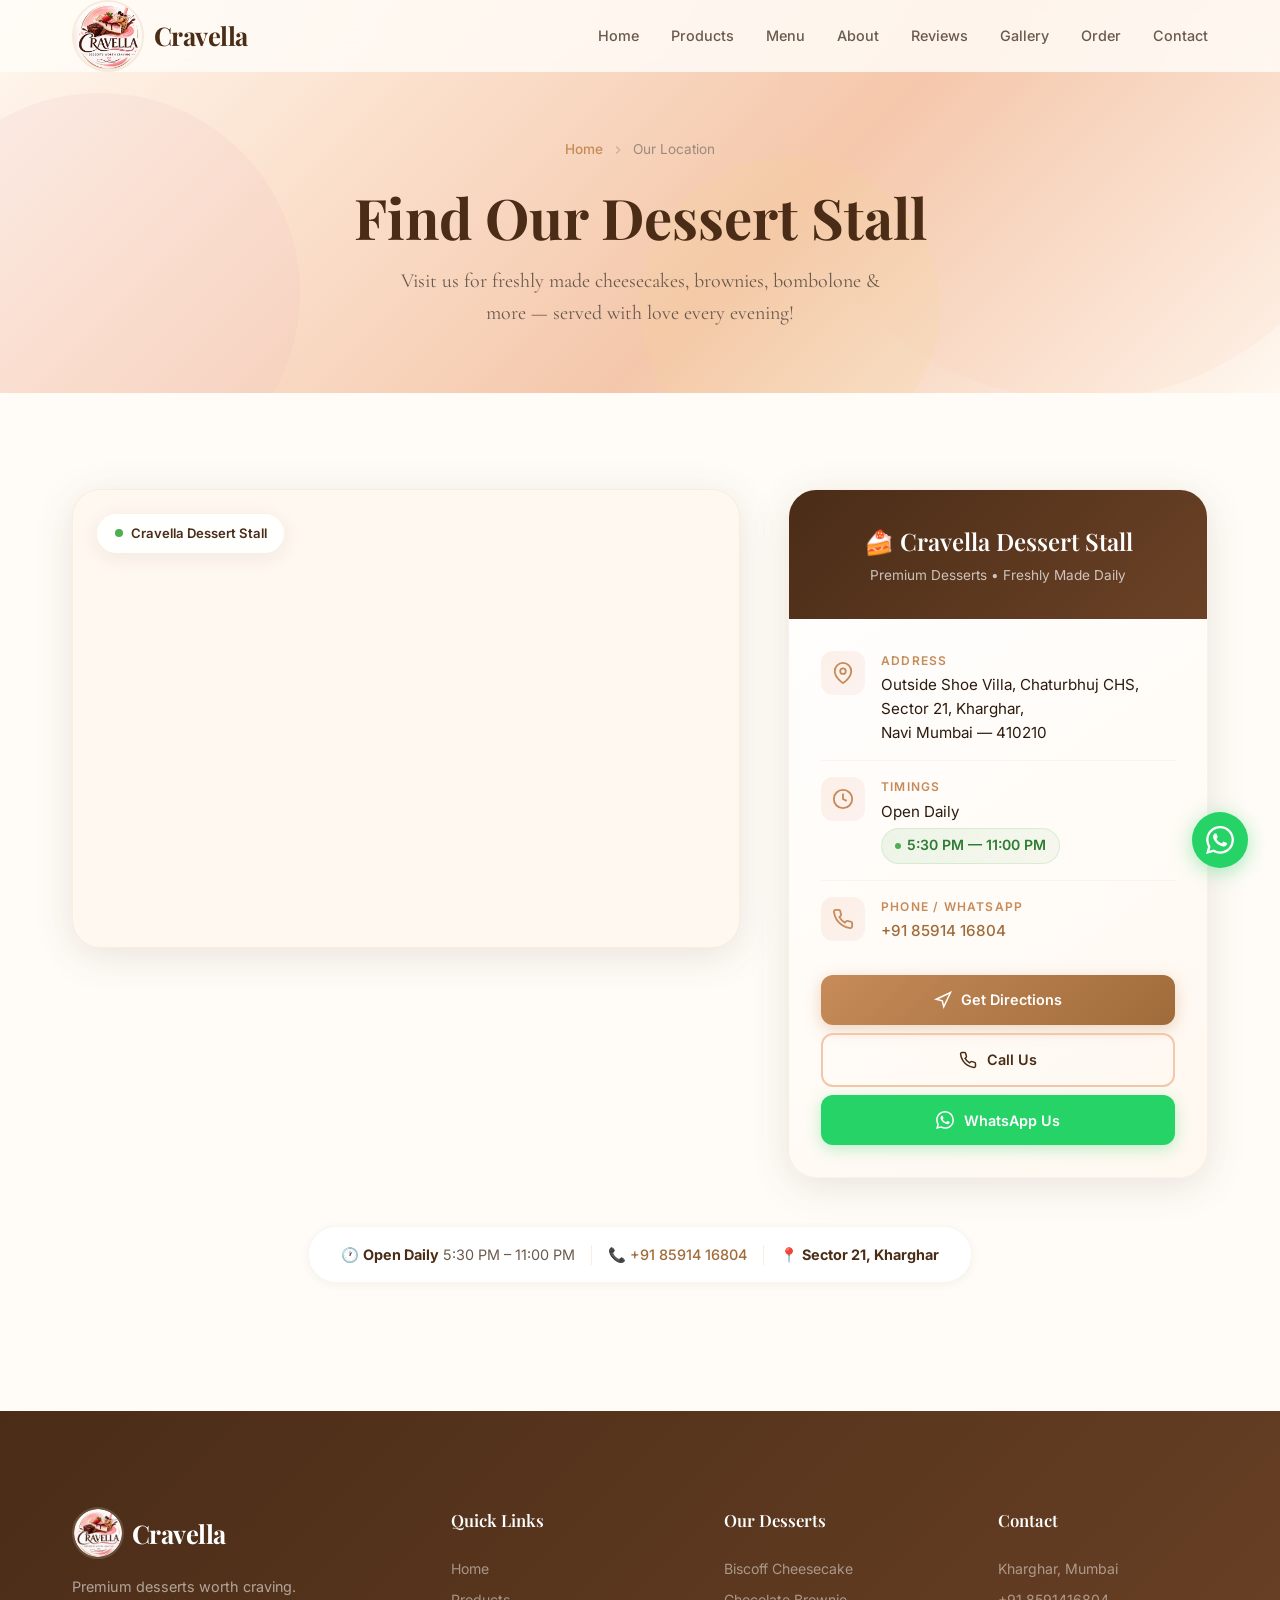
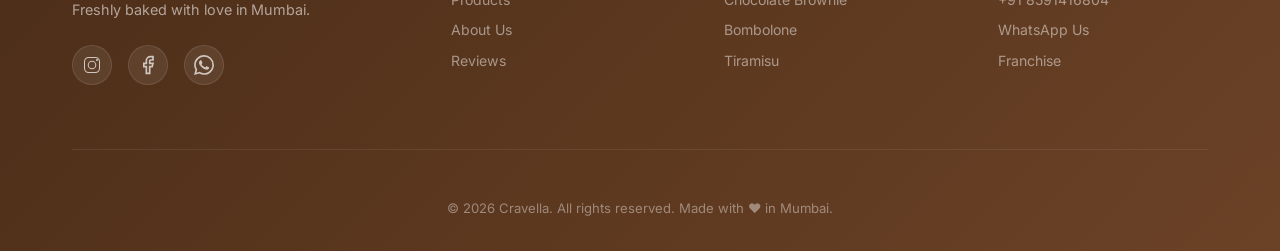
<file: location.html>
<!DOCTYPE html>
<html lang="en">

<head>
  <meta charset="UTF-8" />
  <meta name="viewport" content="width=device-width, initial-scale=1.0" />
  <title>Cravella — Our Location | Visit Our Dessert Stall in Kharghar</title>
  <meta name="description"
    content="Visit the Cravella food stall at Sector 21, Kharghar. Open daily 5:30 PM – 11 PM. Premium cheesecakes, brownies & more desserts fresh from our stall." />
  <meta name="keywords"
    content="Cravella location, Kharghar dessert stall, Cravella address, desserts near me, Sector 21 Kharghar" />
  <link rel="preconnect" href="https://fonts.googleapis.com" />
  <link rel="preconnect" href="https://fonts.gstatic.com" crossorigin />
  <link
    href="https://fonts.googleapis.com/css2?family=Playfair+Display:ital,wght@0,400;0,500;0,600;0,700;1,400;1,500&family=Inter:wght@300;400;500;600;700&family=Cormorant+Garamond:ital,wght@0,400;0,500;0,600;1,400;1,500&display=swap"
    rel="stylesheet" />
  <link rel="icon" type="image/png" href="assets/cravella_logo.png" />
  <link rel="stylesheet" href="style.css" />
  <style>
    /* ============================================
       LOCATION PAGE — Specific Styles
       ============================================ */

    .location-hero {
      position: relative;
      padding-top: calc(var(--nav-height) + var(--space-3xl));
      padding-bottom: var(--space-3xl);
      background: var(--grad-hero);
      overflow: hidden;
      text-align: center;
    }

    .location-hero .hero-bg-shapes {
      position: absolute;
      inset: 0;
      pointer-events: none;
      overflow: hidden;
    }

    .location-hero-content {
      position: relative;
      z-index: 1;
    }

    .location-hero .breadcrumb {
      display: inline-flex;
      align-items: center;
      gap: 0.5rem;
      font-size: 0.85rem;
      color: var(--text-muted);
      margin-bottom: var(--space-lg);
    }

    .location-hero .breadcrumb a {
      color: var(--caramel);
      font-weight: 500;
      transition: color var(--duration-fast) var(--ease-smooth);
    }

    .location-hero .breadcrumb a:hover {
      color: var(--caramel-dark);
    }

    .location-hero .breadcrumb svg {
      opacity: 0.5;
    }

    .location-hero-title {
      font-family: var(--font-display);
      font-size: clamp(2.2rem, 5vw, 3.5rem);
      font-weight: 700;
      color: var(--chocolate);
      line-height: 1.15;
      margin-bottom: var(--space-md);
    }

    .location-hero-subtitle {
      font-family: var(--font-accent);
      font-size: clamp(1rem, 2vw, 1.25rem);
      color: var(--text-secondary);
      max-width: 520px;
      margin: 0 auto;
      line-height: 1.6;
    }

    /* ---- Map & Content Layout ---- */
    .location-section {
      padding: var(--space-4xl) 0 var(--space-5xl);
      background: var(--off-white);
    }

    .location-grid {
      display: grid;
      grid-template-columns: 1fr 420px;
      gap: var(--space-2xl);
      align-items: start;
    }

    /* ---- Map Container ---- */
    .map-container {
      position: relative;
      border-radius: var(--radius-xl);
      overflow: hidden;
      box-shadow: var(--shadow-lg);
      border: 1px solid rgba(198, 139, 89, 0.1);
      background: var(--cream);
      aspect-ratio: 16 / 11;
    }

    .map-container iframe {
      width: 100%;
      height: 100%;
      border: none;
      display: block;
    }

    .map-container .map-overlay-badge {
      position: absolute;
      top: var(--space-lg);
      left: var(--space-lg);
      display: inline-flex;
      align-items: center;
      gap: 0.5rem;
      background: rgba(255, 255, 255, 0.92);
      backdrop-filter: blur(12px);
      -webkit-backdrop-filter: blur(12px);
      padding: 0.55rem 1.1rem;
      border-radius: var(--radius-full);
      box-shadow: var(--shadow-md);
      font-size: 0.82rem;
      font-weight: 600;
      color: var(--chocolate);
      z-index: 2;
      pointer-events: none;
    }

    .map-container .map-overlay-badge .pulse-dot {
      width: 8px;
      height: 8px;
      border-radius: 50%;
      background: #4CAF50;
      animation: pulseDot 2s ease-in-out infinite;
    }

    @keyframes pulseDot {

      0%,
      100% {
        box-shadow: 0 0 0 0 rgba(76, 175, 80, 0.5);
      }

      50% {
        box-shadow: 0 0 0 6px rgba(76, 175, 80, 0);
      }
    }

    /* ---- Location Info Card ---- */
    .location-info-card {
      background: var(--grad-card);
      border-radius: var(--radius-xl);
      box-shadow: var(--shadow-lg);
      border: 1px solid rgba(198, 139, 89, 0.1);
      overflow: hidden;
    }

    .location-card-header {
      background: var(--grad-chocolate);
      padding: var(--space-xl) var(--space-xl);
      text-align: center;
    }

    .location-card-header h2 {
      font-family: var(--font-display);
      font-size: 1.5rem;
      font-weight: 600;
      color: var(--white);
      margin-bottom: 0.3rem;
    }

    .location-card-header p {
      font-size: 0.85rem;
      color: rgba(255, 255, 255, 0.7);
      font-weight: 400;
    }

    .location-card-body {
      padding: var(--space-xl);
    }

    .location-detail {
      display: flex;
      align-items: flex-start;
      gap: var(--space-md);
      padding: var(--space-md) 0;
      border-bottom: 1px solid rgba(198, 139, 89, 0.08);
    }

    .location-detail:last-child {
      border-bottom: none;
      padding-bottom: 0;
    }

    .location-detail:first-child {
      padding-top: 0;
    }

    .location-detail-icon {
      flex-shrink: 0;
      width: 44px;
      height: 44px;
      border-radius: var(--radius-md);
      display: flex;
      align-items: center;
      justify-content: center;
      background: linear-gradient(135deg, rgba(244, 199, 171, 0.25), rgba(232, 180, 184, 0.15));
      color: var(--caramel);
    }

    .location-detail-content h4 {
      font-family: var(--font-body);
      font-size: 0.75rem;
      font-weight: 600;
      letter-spacing: 0.1em;
      text-transform: uppercase;
      color: var(--caramel);
      margin-bottom: 0.2rem;
    }

    .location-detail-content p {
      font-size: 0.95rem;
      color: var(--text-primary);
      line-height: 1.55;
    }

    .location-detail-content p a {
      color: var(--caramel-dark);
      font-weight: 500;
    }

    .location-detail-content p a:hover {
      color: var(--caramel);
    }

    .timing-highlight {
      display: inline-flex;
      align-items: center;
      gap: 0.4rem;
      background: linear-gradient(135deg, rgba(76, 175, 80, 0.1), rgba(76, 175, 80, 0.05));
      padding: 0.35rem 0.8rem;
      border-radius: var(--radius-full);
      font-size: 0.88rem;
      font-weight: 600;
      color: #2E7D32;
      border: 1px solid rgba(76, 175, 80, 0.15);
      margin-top: 0.3rem;
    }

    .timing-highlight .dot {
      width: 6px;
      height: 6px;
      border-radius: 50%;
      background: #4CAF50;
    }

    /* ---- Action Buttons ---- */
    .location-card-actions {
      padding: 0 var(--space-xl) var(--space-xl);
      display: flex;
      flex-direction: column;
      gap: var(--space-sm);
    }

    .location-action-btn {
      display: flex;
      align-items: center;
      justify-content: center;
      gap: 0.6rem;
      padding: 0.85rem 1.2rem;
      border-radius: var(--radius-md);
      font-size: 0.9rem;
      font-weight: 600;
      transition: all var(--duration-normal) var(--ease-smooth);
      text-align: center;
      cursor: pointer;
    }

    .btn-directions {
      background: var(--grad-cta);
      color: var(--white);
      box-shadow: 0 4px 16px rgba(198, 139, 89, 0.35);
    }

    .btn-directions:hover {
      transform: translateY(-2px);
      box-shadow: 0 8px 28px rgba(198, 139, 89, 0.45);
    }

    .btn-call {
      background: transparent;
      color: var(--chocolate);
      border: 2px solid var(--peach);
    }

    .btn-call:hover {
      background: var(--peach-light);
      border-color: var(--peach-dark);
      transform: translateY(-2px);
    }

    .btn-whatsapp-loc {
      background: #25D366;
      color: var(--white);
      box-shadow: 0 4px 16px rgba(37, 211, 102, 0.3);
    }

    .btn-whatsapp-loc:hover {
      transform: translateY(-2px);
      box-shadow: 0 8px 28px rgba(37, 211, 102, 0.4);
      background: #1EBE5A;
    }

    /* ---- Also Find Us Banner ---- */
    .also-find-us {
      margin-top: var(--space-2xl);
      text-align: center;
    }

    .also-find-us-inner {
      display: inline-flex;
      align-items: center;
      gap: var(--space-md);
      background: var(--white);
      padding: var(--space-md) var(--space-xl);
      border-radius: var(--radius-full);
      box-shadow: var(--shadow-sm);
      border: 1px solid rgba(198, 139, 89, 0.08);
      font-size: 0.9rem;
      color: var(--text-secondary);
    }

    .also-find-us-inner strong {
      color: var(--chocolate);
    }

    .also-find-us-inner .separator {
      width: 1px;
      height: 20px;
      background: var(--border);
    }

    /* ---- Responsive ---- */
    @media (max-width: 900px) {
      .location-grid {
        grid-template-columns: 1fr;
      }

      .map-container {
        aspect-ratio: 16 / 10;
      }

      .location-info-card {
        max-width: 100%;
      }
    }

    @media (max-width: 600px) {
      .location-hero {
        padding-top: calc(var(--nav-height) + var(--space-xl));
        padding-bottom: var(--space-xl);
      }

      .map-container {
        aspect-ratio: 4 / 3;
        border-radius: var(--radius-lg);
      }

      .location-info-card {
        border-radius: var(--radius-lg);
      }

      .also-find-us-inner {
        flex-direction: column;
        gap: var(--space-sm);
        border-radius: var(--radius-lg);
        padding: var(--space-md);
      }

      .also-find-us-inner .separator {
        width: 60px;
        height: 1px;
      }
    }
  </style>
</head>

<body>
  <!-- ========== NAVIGATION ========== -->
  <nav class="navbar" id="navbar">
    <div class="nav-container">
      <a href="index.html" class="nav-logo">
        <img src="assets/cravella_logo.png" alt="Cravella Logo" class="logo-img" />
        <span class="logo-text">Cravella</span>
      </a>
      <ul class="nav-links" id="navLinks">
        <li><a href="index.html#home">Home</a></li>
        <li><a href="index.html#products">Products</a></li>
        <li><a href="index.html#menu">Menu</a></li>
        <li><a href="index.html#about">About</a></li>
        <li><a href="index.html#reviews">Reviews</a></li>
        <li><a href="index.html#gallery">Gallery</a></li>
        <li><a href="index.html#order">Order</a></li>
        <li><a href="index.html#contact">Contact</a></li>
      </ul>
      <button class="nav-toggle" id="navToggle" aria-label="Toggle Navigation">
        <span class="bar"></span>
        <span class="bar"></span>
        <span class="bar"></span>
      </button>
    </div>
  </nav>

  <!-- ========== LOCATION HERO ========== -->
  <section class="location-hero">
    <div class="hero-bg-shapes">
      <div class="shape shape-1"></div>
      <div class="shape shape-2"></div>
      <div class="shape shape-3"></div>
    </div>
    <div class="container location-hero-content">
      <div class="breadcrumb">
        <a href="index.html">Home</a>
        <svg width="14" height="14" viewBox="0 0 24 24" fill="none" stroke="currentColor" stroke-width="2">
          <path d="M9 18l6-6-6-6" />
        </svg>
        <span>Our Location</span>
      </div>
      <h1 class="location-hero-title">Find Our Dessert Stall</h1>
      <p class="location-hero-subtitle">Visit us for freshly made cheesecakes, brownies, bombolone & more — served with
        love every evening!</p>
    </div>
  </section>

  <!-- ========== MAP + LOCATION DETAILS ========== -->
  <section class="location-section">
    <div class="container">
      <div class="location-grid">

        <!-- Map -->
        <div class="map-container" id="location-map">
          <div class="map-overlay-badge">
            <span class="pulse-dot"></span>
            Cravella Dessert Stall
          </div>
          <iframe
            src="https://www.google.com/maps/embed?pb=!1m18!1m12!1m3!1d15082!2d73.06!3d19.03!2m3!1f0!2f0!3f0!3m2!1i1024!2i768!4f13.1!3m3!1m2!1s0x0%3A0x79356940a5e454a8!2sShoe%20Villa!5e0!3m2!1sen!2sin!4v1713000000000!5m2!1sen!2sin"
            allowfullscreen="" loading="lazy" referrerpolicy="no-referrer-when-downgrade"
            title="Cravella Dessert Stall Location - Shoe Villa, Sector 21, Kharghar">
          </iframe>
        </div>

        <!-- Info Card -->
        <div class="location-info-card" id="location-info">
          <div class="location-card-header">
            <h2>🍰 Cravella Dessert Stall</h2>
            <p>Premium Desserts • Freshly Made Daily</p>
          </div>

          <div class="location-card-body">
            <!-- Address -->
            <div class="location-detail" id="detail-address">
              <div class="location-detail-icon">
                <svg width="22" height="22" viewBox="0 0 24 24" fill="none" stroke="currentColor" stroke-width="2">
                  <path d="M21 10c0 7-9 13-9 13s-9-6-9-13a9 9 0 0118 0z" />
                  <circle cx="12" cy="10" r="3" />
                </svg>
              </div>
              <div class="location-detail-content">
                <h4>Address</h4>
                <p>Outside Shoe Villa, Chaturbhuj CHS,<br />Sector 21, Kharghar,<br />Navi Mumbai — 410210</p>
              </div>
            </div>

            <!-- Timings -->
            <div class="location-detail" id="detail-timings">
              <div class="location-detail-icon">
                <svg width="22" height="22" viewBox="0 0 24 24" fill="none" stroke="currentColor" stroke-width="2">
                  <circle cx="12" cy="12" r="10" />
                  <polyline points="12 6 12 12 16 14" />
                </svg>
              </div>
              <div class="location-detail-content">
                <h4>Timings</h4>
                <p>Open Daily</p>
                <div class="timing-highlight">
                  <span class="dot"></span>
                  5:30 PM — 11:00 PM
                </div>
              </div>
            </div>

            <!-- Phone -->
            <div class="location-detail" id="detail-phone">
              <div class="location-detail-icon">
                <svg width="22" height="22" viewBox="0 0 24 24" fill="none" stroke="currentColor" stroke-width="2">
                  <path
                    d="M22 16.92v3a2 2 0 01-2.18 2 19.79 19.79 0 01-8.63-3.07 19.5 19.5 0 01-6-6 19.79 19.79 0 01-3.07-8.67A2 2 0 014.11 2h3a2 2 0 012 1.72c.127.96.361 1.903.7 2.81a2 2 0 01-.45 2.11L8.09 9.91a16 16 0 006 6l1.27-1.27a2 2 0 012.11-.45c.907.339 1.85.573 2.81.7A2 2 0 0122 16.92z" />
                </svg>
              </div>
              <div class="location-detail-content">
                <h4>Phone / WhatsApp</h4>
                <p><a href="tel:+918591416804">+91 85914 16804</a></p>
              </div>
            </div>
          </div>

          <!-- Action Buttons -->
          <div class="location-card-actions">
            <a href="https://www.google.com/maps/place/Shoe+Villa/data=!4m2!3m1!1s0x0:0x79356940a5e454a8?sa=X&ved=1t:2428&ictx=111"
              class="location-action-btn btn-directions" id="btn-get-directions" target="_blank" rel="noopener">
              <svg width="18" height="18" viewBox="0 0 24 24" fill="none" stroke="currentColor" stroke-width="2">
                <polygon points="3 11 22 2 13 21 11 13 3 11" />
              </svg>
              Get Directions
            </a>
            <a href="tel:+918591416804" class="location-action-btn btn-call" id="btn-call-us">
              <svg width="18" height="18" viewBox="0 0 24 24" fill="none" stroke="currentColor" stroke-width="2">
                <path
                  d="M22 16.92v3a2 2 0 01-2.18 2 19.79 19.79 0 01-8.63-3.07 19.5 19.5 0 01-6-6 19.79 19.79 0 01-3.07-8.67A2 2 0 014.11 2h3a2 2 0 012 1.72c.127.96.361 1.903.7 2.81a2 2 0 01-.45 2.11L8.09 9.91a16 16 0 006 6l1.27-1.27a2 2 0 012.11-.45c.907.339 1.85.573 2.81.7A2 2 0 0122 16.92z" />
              </svg>
              Call Us
            </a>
            <a href="https://wa.me/918591416804?text=Hi! I'd like to know more about your stall location in Kharghar 📍"
              class="location-action-btn btn-whatsapp-loc" id="btn-whatsapp-location" target="_blank" rel="noopener">
              <svg width="18" height="18" viewBox="0 0 24 24" fill="white">
                <path
                  d="M17.472 14.382c-.297-.149-1.758-.867-2.03-.967-.273-.099-.471-.148-.67.15-.197.297-.767.966-.94 1.164-.173.199-.347.223-.644.075-.297-.15-1.255-.463-2.39-1.475-.883-.788-1.48-1.761-1.653-2.059-.173-.297-.018-.458.13-.606.134-.133.298-.347.446-.52.149-.174.198-.298.298-.497.099-.198.05-.371-.025-.52-.075-.149-.669-1.612-.916-2.207-.242-.579-.487-.5-.669-.51-.173-.008-.371-.01-.57-.01-.198 0-.52.074-.792.372-.272.297-1.04 1.016-1.04 2.479 0 1.462 1.065 2.875 1.213 3.074.149.198 2.096 3.2 5.077 4.487.709.306 1.262.489 1.694.625.712.227 1.36.195 1.871.118.571-.085 1.758-.719 2.006-1.413.248-.694.248-1.289.173-1.413-.074-.124-.272-.198-.57-.347m-5.421 7.403h-.004a9.87 9.87 0 01-5.031-1.378l-.361-.214-3.741.982.998-3.648-.235-.374a9.86 9.86 0 01-1.51-5.26c.001-5.45 4.436-9.884 9.888-9.884 2.64 0 5.122 1.03 6.988 2.898a9.825 9.825 0 012.893 6.994c-.003 5.45-4.437 9.884-9.885 9.884m8.413-18.297A11.815 11.815 0 0012.05 0C5.495 0 .16 5.335.157 11.892c0 2.096.547 4.142 1.588 5.945L.057 24l6.305-1.654a11.882 11.882 0 005.683 1.448h.005c6.554 0 11.89-5.335 11.893-11.893a11.821 11.821 0 00-3.48-8.413z" />
              </svg>
              WhatsApp Us
            </a>
          </div>
        </div>

      </div>

      <!-- Also Find Us -->
      <div class="also-find-us">
        <div class="also-find-us-inner">
          <span>🕐 <strong>Open Daily</strong> 5:30 PM – 11:00 PM</span>
          <span class="separator"></span>
          <span>📞 <a href="tel:+918591416804" style="color: var(--caramel-dark); font-weight: 500;">+91 85914
              16804</a></span>
          <span class="separator"></span>
          <span>📍 <strong>Sector 21, Kharghar</strong></span>
        </div>
      </div>
    </div>
  </section>

  <!-- ========== FOOTER ========== -->
  <footer class="footer">
    <div class="container">
      <div class="footer-grid">
        <div class="footer-brand">
          <a href="index.html" class="footer-logo">
            <img src="assets/cravella_logo.png" alt="Cravella Logo" class="logo-img footer-logo-img" />
            <span class="logo-text">Cravella</span>
          </a>
          <p class="footer-tagline">Premium desserts worth craving.<br />Freshly baked with love in Mumbai.</p>
          <div class="footer-social">
            <a href="https://www.instagram.com/cravella.dessert/" aria-label="Instagram" target="_blank" rel="noopener">
              <svg width="20" height="20" viewBox="0 0 48 48" fill="none">
                <rect x="6" y="6" width="36" height="36" rx="10" stroke="currentColor" stroke-width="2.5" />
                <circle cx="24" cy="24" r="9" stroke="currentColor" stroke-width="2.5" />
                <circle cx="36" cy="12" r="2.5" fill="currentColor" />
              </svg>
            </a>
            <a href="#" aria-label="Facebook">
              <svg width="20" height="20" viewBox="0 0 24 24" fill="none" stroke="currentColor" stroke-width="2">
                <path d="M18 2h-3a5 5 0 00-5 5v3H7v4h3v8h4v-8h3l1-4h-4V7a1 1 0 011-1h3z" />
              </svg>
            </a>
            <a href="https://wa.me/918591416804" aria-label="WhatsApp" target="_blank" rel="noopener">
              <svg width="20" height="20" viewBox="0 0 24 24" fill="currentColor">
                <path
                  d="M17.472 14.382c-.297-.149-1.758-.867-2.03-.967-.273-.099-.471-.148-.67.15-.197.297-.767.966-.94 1.164-.173.199-.347.223-.644.075-.297-.15-1.255-.463-2.39-1.475-.883-.788-1.48-1.761-1.653-2.059-.173-.297-.018-.458.13-.606.134-.133.298-.347.446-.52.149-.174.198-.298.298-.497.099-.198.05-.371-.025-.52-.075-.149-.669-1.612-.916-2.207-.242-.579-.487-.5-.669-.51-.173-.008-.371-.01-.57-.01-.198 0-.52.074-.792.372-.272.297-1.04 1.016-1.04 2.479 0 1.462 1.065 2.875 1.213 3.074.149.198 2.096 3.2 5.077 4.487.709.306 1.262.489 1.694.625.712.227 1.36.195 1.871.118.571-.085 1.758-.719 2.006-1.413.248-.694.248-1.289.173-1.413-.074-.124-.272-.198-.57-.347m-5.421 7.403h-.004a9.87 9.87 0 01-5.031-1.378l-.361-.214-3.741.982.998-3.648-.235-.374a9.86 9.86 0 01-1.51-5.26c.001-5.45 4.436-9.884 9.888-9.884 2.64 0 5.122 1.03 6.988 2.898a9.825 9.825 0 012.893 6.994c-.003 5.45-4.437 9.884-9.885 9.884m8.413-18.297A11.815 11.815 0 0012.05 0C5.495 0 .16 5.335.157 11.892c0 2.096.547 4.142 1.588 5.945L.057 24l6.305-1.654a11.882 11.882 0 005.683 1.448h.005c6.554 0 11.89-5.335 11.893-11.893a11.821 11.821 0 00-3.48-8.413z" />
              </svg>
            </a>
          </div>
        </div>
        <div class="footer-links-group">
          <h4>Quick Links</h4>
          <ul>
            <li><a href="index.html#home">Home</a></li>
            <li><a href="index.html#products">Products</a></li>
            <li><a href="index.html#about">About Us</a></li>
            <li><a href="index.html#reviews">Reviews</a></li>
          </ul>
        </div>
        <div class="footer-links-group">
          <h4>Our Desserts</h4>
          <ul>
            <li><a href="index.html#product-biscoff">Biscoff Cheesecake</a></li>
            <li><a href="index.html#product-brownie">Chocolate Brownie</a></li>
            <li><a href="index.html#product-bombolone">Bombolone</a></li>
            <li><a href="index.html#product-tiramisu">Tiramisu</a></li>
          </ul>
        </div>
        <div class="footer-links-group">
          <h4>Contact</h4>
          <ul>
            <li>Kharghar, Mumbai</li>
            <li><a href="tel:+918591416804">+91 8591416804</a></li>
            <li><a href="https://wa.me/918591416804" target="_blank" rel="noopener">WhatsApp Us</a></li>
            <li><a href="index.html#franchise">Franchise</a></li>
          </ul>
        </div>
      </div>
      <div class="footer-bottom">
        <p>&copy; 2026 Cravella. All rights reserved. Made with ❤️ in Mumbai.</p>
      </div>
    </div>
  </footer>

  <!-- Floating WhatsApp Button -->
  <a href="https://wa.me/918591416804?text=Hi! I'd like to order from Cravella 🍰" class="whatsapp-float"
    id="whatsapp-float" target="_blank" rel="noopener" aria-label="Chat on WhatsApp">
    <svg width="28" height="28" viewBox="0 0 24 24" fill="white">
      <path
        d="M17.472 14.382c-.297-.149-1.758-.867-2.03-.967-.273-.099-.471-.148-.67.15-.197.297-.767.966-.94 1.164-.173.199-.347.223-.644.075-.297-.15-1.255-.463-2.39-1.475-.883-.788-1.48-1.761-1.653-2.059-.173-.297-.018-.458.13-.606.134-.133.298-.347.446-.52.149-.174.198-.298.298-.497.099-.198.05-.371-.025-.52-.075-.149-.669-1.612-.916-2.207-.242-.579-.487-.5-.669-.51-.173-.008-.371-.01-.57-.01-.198 0-.52.074-.792.372-.272.297-1.04 1.016-1.04 2.479 0 1.462 1.065 2.875 1.213 3.074.149.198 2.096 3.2 5.077 4.487.709.306 1.262.489 1.694.625.712.227 1.36.195 1.871.118.571-.085 1.758-.719 2.006-1.413.248-.694.248-1.289.173-1.413-.074-.124-.272-.198-.57-.347m-5.421 7.403h-.004a9.87 9.87 0 01-5.031-1.378l-.361-.214-3.741.982.998-3.648-.235-.374a9.86 9.86 0 01-1.51-5.26c.001-5.45 4.436-9.884 9.888-9.884 2.64 0 5.122 1.03 6.988 2.898a9.825 9.825 0 012.893 6.994c-.003 5.45-4.437 9.884-9.885 9.884m8.413-18.297A11.815 11.815 0 0012.05 0C5.495 0 .16 5.335.157 11.892c0 2.096.547 4.142 1.588 5.945L.057 24l6.305-1.654a11.882 11.882 0 005.683 1.448h.005c6.554 0 11.89-5.335 11.893-11.893a11.821 11.821 0 00-3.48-8.413z" />
    </svg>
  </a>

  <script src="script.js"></script>
</body>

</html>
</file>
<file: style.css>
/* ============================================
   CRAVELLA — Premium Dessert Brand
   Design System & Complete Styles
   ============================================ */

/* ---- CSS Custom Properties (Design Tokens) ---- */
:root {
  /* Brand Colors */
  --cream: #FFF8F0;
  --cream-dark: #F5EDE3;
  --peach: #F4C7AB;
  --peach-light: #FBE0CC;
  --peach-dark: #E8A882;
  --caramel: #C68B59;
  --caramel-dark: #A06B3A;
  --chocolate: #4A2C17;
  --chocolate-light: #6B4226;
  --chocolate-muted: #8B6B4A;
  --rose: #E8B4B8;
  --rose-dark: #D4929A;
  --gold: #D4A853;
  --gold-light: #F0D68A;
  --white: #FFFFFF;
  --off-white: #FFFCF7;
  --text-primary: #2D1B0E;
  --text-secondary: #6B5A4E;
  --text-muted: #9B8B7E;
  --border: rgba(198, 139, 89, 0.15);

  /* Gradients */
  --grad-hero: linear-gradient(135deg, #FFF8F0 0%, #FBE0CC 30%, #F4C7AB 60%, #FFF8F0 100%);
  --grad-warm: linear-gradient(135deg, #F4C7AB 0%, #E8B4B8 100%);
  --grad-card: linear-gradient(145deg, #FFFFFF 0%, #FFF8F0 100%);
  --grad-chocolate: linear-gradient(135deg, #4A2C17 0%, #6B4226 100%);
  --grad-gold: linear-gradient(135deg, #D4A853 0%, #F0D68A 50%, #D4A853 100%);
  --grad-cta: linear-gradient(135deg, #C68B59 0%, #A06B3A 100%);

  /* Typography */
  --font-display: 'Playfair Display', 'Georgia', serif;
  --font-body: 'Inter', -apple-system, BlinkMacSystemFont, sans-serif;
  --font-accent: 'Cormorant Garamond', 'Georgia', serif;

  /* Spacing */
  --space-xs: 0.25rem;
  --space-sm: 0.5rem;
  --space-md: 1rem;
  --space-lg: 1.5rem;
  --space-xl: 2rem;
  --space-2xl: 3rem;
  --space-3xl: 4rem;
  --space-4xl: 6rem;
  --space-5xl: 8rem;

  /* Borders & Radius */
  --radius-sm: 8px;
  --radius-md: 12px;
  --radius-lg: 20px;
  --radius-xl: 28px;
  --radius-full: 9999px;

  /* Shadows */
  --shadow-sm: 0 2px 8px rgba(74, 44, 23, 0.06);
  --shadow-md: 0 4px 20px rgba(74, 44, 23, 0.08);
  --shadow-lg: 0 8px 40px rgba(74, 44, 23, 0.12);
  --shadow-xl: 0 16px 64px rgba(74, 44, 23, 0.16);
  --shadow-glow: 0 0 40px rgba(244, 199, 171, 0.4);
  --shadow-card: 0 4px 24px rgba(74, 44, 23, 0.07);
  --shadow-card-hover: 0 12px 48px rgba(74, 44, 23, 0.14);

  /* Transitions */
  --ease-smooth: cubic-bezier(0.4, 0, 0.2, 1);
  --ease-bounce: cubic-bezier(0.34, 1.56, 0.64, 1);
  --ease-spring: cubic-bezier(0.22, 1, 0.36, 1);
  --duration-fast: 200ms;
  --duration-normal: 350ms;
  --duration-slow: 500ms;

  /* Layout */
  --max-width: 1200px;
  --nav-height: 72px;
}

/* ---- Reset & Base ---- */
*,
*::before,
*::after {
  margin: 0;
  padding: 0;
  box-sizing: border-box;
}

html {
  scroll-behavior: smooth;
  scroll-padding-top: var(--nav-height);
  -webkit-font-smoothing: antialiased;
  -moz-osx-font-smoothing: grayscale;
}

body {
  font-family: var(--font-body);
  color: var(--text-primary);
  background-color: var(--off-white);
  line-height: 1.6;
  overflow-x: hidden;
}

img {
  max-width: 100%;
  height: auto;
  display: block;
}

a {
  text-decoration: none;
  color: inherit;
  transition: color var(--duration-fast) var(--ease-smooth);
}

ul {
  list-style: none;
}

button {
  border: none;
  background: none;
  cursor: pointer;
  font-family: inherit;
}

::selection {
  background: var(--peach);
  color: var(--chocolate);
}

.container {
  max-width: var(--max-width);
  margin: 0 auto;
  padding: 0 var(--space-xl);
}

.section {
  padding: var(--space-5xl) 0;
  position: relative;
}

/* ---- Section Headers ---- */
.section-tag {
  display: inline-block;
  font-family: var(--font-body);
  font-size: 0.8rem;
  font-weight: 600;
  letter-spacing: 0.15em;
  text-transform: uppercase;
  color: var(--caramel);
  background: linear-gradient(135deg, rgba(244, 199, 171, 0.25), rgba(232, 180, 184, 0.15));
  padding: 0.4rem 1.2rem;
  border-radius: var(--radius-full);
  margin-bottom: var(--space-md);
  border: 1px solid rgba(198, 139, 89, 0.15);
}

.section-header {
  text-align: center;
  margin-bottom: var(--space-3xl);
}

.section-title {
  font-family: var(--font-display);
  font-size: clamp(2rem, 4vw, 3rem);
  font-weight: 600;
  color: var(--chocolate);
  margin-bottom: var(--space-md);
  line-height: 1.2;
}

.section-desc {
  font-size: 1.1rem;
  color: var(--text-secondary);
  max-width: 560px;
  margin: 0 auto;
  line-height: 1.7;
}

/* ============================================
   NAVIGATION
   ============================================ */
.navbar {
  position: fixed;
  top: 0;
  left: 0;
  width: 100%;
  z-index: 1000;
  background: rgba(255, 252, 247, 0.85);
  backdrop-filter: blur(20px);
  -webkit-backdrop-filter: blur(20px);
  border-bottom: 1px solid transparent;
  transition: all var(--duration-normal) var(--ease-smooth);
  height: var(--nav-height);
}

.navbar.scrolled {
  background: rgba(255, 252, 247, 0.95);
  border-bottom-color: var(--border);
  box-shadow: var(--shadow-sm);
}

.nav-container {
  max-width: var(--max-width);
  margin: 0 auto;
  padding: 0 var(--space-xl);
  display: flex;
  align-items: center;
  justify-content: space-between;
  height: 100%;
}

.nav-logo {
  display: flex;
  align-items: center;
  gap: 0.6rem;
  z-index: 1001;
}

.logo-img {
  width: 72px;
  height: 72px;
  border-radius: 50%;
  object-fit: cover;
  border: 2px solid rgba(198, 139, 89, 0.15);
  transition: transform var(--duration-fast) var(--ease-smooth), 
              box-shadow var(--duration-fast) var(--ease-smooth);
}

.nav-logo:hover .logo-img {
  transform: scale(1.08);
  box-shadow: 0 2px 12px rgba(198, 139, 89, 0.25);
}

.footer-logo-img {
  width: 52px;
  height: 52px;
  border-color: rgba(255, 255, 255, 0.15);
}

.logo-text {
  font-family: var(--font-display);
  font-size: 1.6rem;
  font-weight: 700;
  color: var(--chocolate);
  letter-spacing: -0.02em;
}

.nav-links {
  display: flex;
  align-items: center;
  gap: var(--space-xl);
}

.nav-links a {
  font-size: 0.9rem;
  font-weight: 500;
  color: var(--text-secondary);
  position: relative;
  padding: 0.3rem 0;
  transition: color var(--duration-fast) var(--ease-smooth);
}

.nav-links a::after {
  content: '';
  position: absolute;
  bottom: -2px;
  left: 0;
  width: 0;
  height: 2px;
  background: var(--grad-warm);
  border-radius: 2px;
  transition: width var(--duration-normal) var(--ease-smooth);
}

.nav-links a:hover {
  color: var(--caramel);
}

.nav-links a:hover::after,
.nav-links a.active::after {
  width: 100%;
}

.nav-toggle {
  display: none;
  flex-direction: column;
  gap: 5px;
  z-index: 1001;
  padding: 0.5rem;
}

.nav-toggle .bar {
  display: block;
  width: 24px;
  height: 2px;
  background: var(--chocolate);
  border-radius: 2px;
  transition: all var(--duration-normal) var(--ease-smooth);
}

.nav-toggle.active .bar:nth-child(1) {
  transform: rotate(45deg) translate(5px, 5px);
}

.nav-toggle.active .bar:nth-child(2) {
  opacity: 0;
}

.nav-toggle.active .bar:nth-child(3) {
  transform: rotate(-45deg) translate(5px, -5px);
}

/* ============================================
   BUTTONS
   ============================================ */
.btn {
  display: inline-flex;
  align-items: center;
  gap: 0.5rem;
  padding: 0.85rem 1.8rem;
  border-radius: var(--radius-full);
  font-size: 0.95rem;
  font-weight: 600;
  transition: all var(--duration-normal) var(--ease-smooth);
  border: none;
  cursor: pointer;
  white-space: nowrap;
}

.btn-primary {
  background: var(--grad-cta);
  color: var(--white);
  box-shadow: 0 4px 16px rgba(198, 139, 89, 0.35);
}

.btn-primary:hover {
  transform: translateY(-2px);
  box-shadow: 0 8px 28px rgba(198, 139, 89, 0.45);
}

.btn-primary:active {
  transform: translateY(0);
}

.btn-secondary {
  background: transparent;
  color: var(--chocolate);
  border: 2px solid var(--peach);
}

.btn-secondary:hover {
  background: var(--peach-light);
  border-color: var(--peach-dark);
  transform: translateY(-2px);
}

.btn-cart {
  background: var(--grad-cta);
  color: var(--white);
  padding: 0.6rem 1.3rem;
  font-size: 0.85rem;
  border-radius: var(--radius-full);
  box-shadow: 0 3px 12px rgba(198, 139, 89, 0.3);
}

.btn-cart:hover {
  transform: translateY(-2px);
  box-shadow: 0 6px 20px rgba(198, 139, 89, 0.4);
}

/* ============================================
   HERO SECTION
   ============================================ */
.hero {
  position: relative;
  min-height: 100vh;
  display: flex;
  align-items: center;
  background: var(--grad-hero);
  padding-top: var(--nav-height);
  overflow: hidden;
}

.hero-bg-shapes {
  position: absolute;
  inset: 0;
  pointer-events: none;
  overflow: hidden;
}

.shape {
  position: absolute;
  border-radius: 50%;
  opacity: 0.15;
}

.shape-1 {
  width: 600px;
  height: 600px;
  background: var(--peach);
  top: -200px;
  right: -100px;
  animation: floatShape 20s ease-in-out infinite;
}

.shape-2 {
  width: 400px;
  height: 400px;
  background: var(--rose);
  bottom: -100px;
  left: -100px;
  animation: floatShape 25s ease-in-out infinite reverse;
}

.shape-3 {
  width: 300px;
  height: 300px;
  background: var(--gold-light);
  top: 40%;
  left: 50%;
  animation: floatShape 18s ease-in-out infinite 3s;
}

@keyframes floatShape {
  0%, 100% { transform: translate(0, 0) scale(1); }
  33% { transform: translate(30px, -30px) scale(1.05); }
  66% { transform: translate(-20px, 20px) scale(0.95); }
}

.hero-container {
  max-width: var(--max-width);
  margin: 0 auto;
  padding: var(--space-3xl) var(--space-xl);
  display: grid;
  grid-template-columns: 1fr 1fr;
  gap: var(--space-3xl);
  align-items: center;
  position: relative;
  z-index: 1;
}

.hero-badge {
  display: inline-flex;
  align-items: center;
  gap: 0.4rem;
  font-size: 0.85rem;
  font-weight: 500;
  color: var(--caramel-dark);
  background: rgba(255, 255, 255, 0.7);
  backdrop-filter: blur(10px);
  padding: 0.5rem 1rem;
  border-radius: var(--radius-full);
  border: 1px solid rgba(198, 139, 89, 0.15);
  margin-bottom: var(--space-lg);
}

.hero-title {
  font-family: var(--font-display);
  font-size: clamp(3rem, 6vw, 5.5rem);
  font-weight: 700;
  color: var(--chocolate);
  line-height: 1;
  margin-bottom: var(--space-lg);
  letter-spacing: -0.02em;
  background: linear-gradient(135deg, var(--chocolate) 0%, var(--caramel) 50%, var(--chocolate) 100%);
  -webkit-background-clip: text;
  -webkit-text-fill-color: transparent;
  background-clip: text;
  background-size: 200% auto;
  animation: shimmer 4s linear infinite;
}

@keyframes shimmer {
  0% { background-position: 0% center; }
  100% { background-position: 200% center; }
}

.hero-subtitle {
  font-family: var(--font-accent);
  font-size: clamp(1.1rem, 2vw, 1.4rem);
  color: var(--text-secondary);
  margin-bottom: var(--space-md);
  line-height: 1.5;
}

.hero-subtitle em {
  color: var(--caramel);
  font-style: italic;
}

.hero-desc {
  font-size: 1rem;
  color: var(--text-muted);
  margin-bottom: var(--space-xl);
  max-width: 480px;
  line-height: 1.7;
}

.hero-cta {
  display: flex;
  gap: var(--space-md);
  flex-wrap: wrap;
  margin-bottom: var(--space-2xl);
}

.hero-stats {
  display: flex;
  align-items: center;
  gap: var(--space-xl);
}

.stat {
  text-align: center;
}

.stat-number {
  font-family: var(--font-display);
  font-size: 1.8rem;
  font-weight: 700;
  color: var(--caramel);
}

.stat-plus, .stat-decimal {
  font-family: var(--font-display);
  font-size: 1.4rem;
  font-weight: 700;
  color: var(--caramel);
}

.stat-label {
  display: block;
  font-size: 0.78rem;
  color: var(--text-muted);
  margin-top: 2px;
}

.stat-divider {
  width: 1px;
  height: 40px;
  background: var(--border);
}

/* Hero Image */
.hero-image {
  position: relative;
  display: flex;
  justify-content: center;
  align-items: center;
}

.hero-image-wrapper {
  position: relative;
  width: 420px;
  height: 420px;
  border-radius: 50%;
  overflow: hidden;
  box-shadow: var(--shadow-xl);
}

.hero-image-wrapper img {
  width: 100%;
  height: 100%;
  object-fit: cover;
  transition: transform var(--duration-slow) var(--ease-smooth);
}

.hero-image-wrapper:hover img {
  transform: scale(1.05);
}

.hero-image-glow {
  position: absolute;
  inset: -20px;
  border-radius: 50%;
  background: radial-gradient(circle, rgba(244, 199, 171, 0.3), transparent 70%);
  z-index: -1;
  animation: pulse 3s ease-in-out infinite;
}

@keyframes pulse {
  0%, 100% { transform: scale(1); opacity: 0.5; }
  50% { transform: scale(1.08); opacity: 0.8; }
}

.hero-floating-badge {
  position: absolute;
  display: flex;
  align-items: center;
  gap: 0.4rem;
  background: var(--white);
  padding: 0.6rem 1rem;
  border-radius: var(--radius-md);
  box-shadow: var(--shadow-md);
  font-size: 0.85rem;
  font-weight: 600;
  color: var(--chocolate);
  animation: float 4s ease-in-out infinite;
}

.badge-1 {
  top: 10%;
  right: -10px;
  animation-delay: 0s;
}

.badge-2 {
  bottom: 15%;
  left: -20px;
  animation-delay: 2s;
}

@keyframes float {
  0%, 100% { transform: translateY(0); }
  50% { transform: translateY(-10px); }
}

.hero-scroll-indicator {
  position: absolute;
  bottom: 2rem;
  left: 50%;
  transform: translateX(-50%);
  display: flex;
  flex-direction: column;
  align-items: center;
  gap: 0.5rem;
  color: var(--text-muted);
  font-size: 0.8rem;
  opacity: 0.7;
  animation: bounce 2s ease-in-out infinite;
}

@keyframes bounce {
  0%, 100% { transform: translateX(-50%) translateY(0); }
  50% { transform: translateX(-50%) translateY(8px); }
}

.scroll-arrow svg {
  opacity: 0.5;
}

/* ============================================
   PRODUCTS SECTION
   ============================================ */
.products {
  background: var(--cream);
}

.products-grid {
  display: grid;
  grid-template-columns: repeat(4, 1fr);
  gap: var(--space-xl);
}

.product-card {
  position: relative;
  background: var(--grad-card);
  border-radius: var(--radius-lg);
  overflow: hidden;
  box-shadow: var(--shadow-card);
  transition: all var(--duration-normal) var(--ease-smooth);
  border: 1px solid rgba(198, 139, 89, 0.06);
}

.product-card:hover {
  transform: translateY(-8px);
  box-shadow: var(--shadow-card-hover);
}

.product-badge {
  position: absolute;
  top: var(--space-md);
  left: var(--space-md);
  z-index: 2;
  background: var(--grad-cta);
  color: var(--white);
  padding: 0.3rem 0.8rem;
  border-radius: var(--radius-full);
  font-size: 0.72rem;
  font-weight: 700;
  letter-spacing: 0.05em;
  text-transform: uppercase;
}

.product-badge.new-badge {
  background: linear-gradient(135deg, #7CB342, #558B2F);
}

.product-badge.popular-badge {
  background: linear-gradient(135deg, var(--rose-dark), #C2185B);
}

.product-image {
  position: relative;
  height: 220px;
  overflow: hidden;
}

.product-image img {
  width: 100%;
  height: 100%;
  object-fit: cover;
  transition: transform var(--duration-slow) var(--ease-smooth);
}

.product-card:hover .product-image img {
  transform: scale(1.08);
}

.product-overlay {
  position: absolute;
  inset: 0;
  background: rgba(74, 44, 23, 0.4);
  display: flex;
  align-items: center;
  justify-content: center;
  opacity: 0;
  transition: opacity var(--duration-normal) var(--ease-smooth);
}

.product-card:hover .product-overlay {
  opacity: 1;
}

.quick-view-btn {
  color: var(--white);
  padding: 0.6rem 1.4rem;
  border-radius: var(--radius-full);
  border: 2px solid var(--white);
  font-size: 0.85rem;
  font-weight: 600;
  transition: all var(--duration-fast) var(--ease-smooth);
}

.quick-view-btn:hover {
  background: var(--white);
  color: var(--chocolate);
}

.product-info {
  padding: var(--space-lg);
}

.product-category {
  font-size: 0.72rem;
  font-weight: 600;
  letter-spacing: 0.1em;
  text-transform: uppercase;
  color: var(--caramel);
  margin-bottom: var(--space-xs);
}

.product-name {
  font-family: var(--font-display);
  font-size: 1.15rem;
  font-weight: 600;
  color: var(--chocolate);
  margin-bottom: var(--space-sm);
}

.product-desc {
  font-size: 0.85rem;
  color: var(--text-muted);
  line-height: 1.5;
  margin-bottom: var(--space-md);
}

.product-footer {
  display: flex;
  align-items: center;
  justify-content: space-between;
}

.product-price {
  font-family: var(--font-display);
  font-size: 1.3rem;
  font-weight: 700;
  color: var(--chocolate);
}

/* ============================================
   MENU SECTION
   ============================================ */
.menu {
  background: linear-gradient(180deg, var(--off-white) 0%, var(--cream) 50%, var(--off-white) 100%);
}

.menu-card {
  max-width: 720px;
  margin: 0 auto;
  background: var(--white);
  border-radius: var(--radius-xl);
  box-shadow: var(--shadow-lg);
  overflow: hidden;
  border: 1px solid rgba(198, 139, 89, 0.1);
}

.menu-category-header {
  display: flex;
  align-items: center;
  gap: 0.6rem;
  padding: 0.9rem 1.8rem;
  background: var(--grad-cta);
  color: var(--white);
}

.menu-category-icon {
  font-size: 1.2rem;
}

.menu-category-title {
  font-family: var(--font-display);
  font-size: 1.1rem;
  font-weight: 600;
  letter-spacing: 0.04em;
}

.menu-item {
  display: grid;
  grid-template-columns: 1fr 70px 72px;
  gap: var(--space-sm);
  align-items: center;
  padding: 0.85rem 1.8rem;
  border-bottom: 1px solid rgba(198, 139, 89, 0.08);
  transition: background var(--duration-fast) var(--ease-smooth);
}

.menu-item:nth-child(even) {
  background: rgba(255, 248, 240, 0.5);
}

.menu-item:hover {
  background: var(--peach-light);
}

.menu-item-name {
  font-family: var(--font-body);
  font-size: 0.95rem;
  font-weight: 500;
  color: var(--chocolate);
  display: flex;
  align-items: center;
  gap: 0.6rem;
  flex-wrap: wrap;
}

.menu-badge {
  display: inline-block;
  font-size: 0.6rem;
  font-weight: 700;
  letter-spacing: 0.06em;
  text-transform: uppercase;
  color: var(--white);
  background: linear-gradient(135deg, #e8a882 0%, #c2185b 100%);
  padding: 0.18rem 0.55rem;
  border-radius: var(--radius-full);
  animation: badgePulse 2s ease-in-out infinite;
}

@keyframes badgePulse {
  0%, 100% { box-shadow: 0 0 0 0 rgba(194, 24, 91, 0.3); }
  50% { box-shadow: 0 0 0 6px rgba(194, 24, 91, 0); }
}

.bestseller-item {
  background: linear-gradient(90deg, rgba(244, 199, 171, 0.15) 0%, rgba(232, 180, 184, 0.1) 100%) !important;
}

.menu-item-price {
  font-family: var(--font-display);
  font-size: 1.05rem;
  font-weight: 600;
  color: var(--caramel-dark);
  text-align: center;
}

.menu-order-btn {
  display: inline-flex;
  align-items: center;
  justify-content: center;
  padding: 0.38rem 0.85rem;
  background: var(--grad-cta);
  color: var(--white);
  border-radius: var(--radius-full);
  font-size: 0.75rem;
  font-weight: 600;
  transition: all var(--duration-fast) var(--ease-smooth);
  box-shadow: 0 2px 8px rgba(198, 139, 89, 0.25);
}

.menu-order-btn:hover {
  transform: translateY(-1px) scale(1.05);
  box-shadow: 0 4px 14px rgba(198, 139, 89, 0.4);
}

.menu-footer-note {
  text-align: center;
  margin-top: var(--space-2xl);
  font-family: var(--font-accent);
  font-size: 1.2rem;
  font-style: italic;
  color: var(--rose-dark);
  letter-spacing: 0.02em;
}

/* ============================================
   WHY US SECTION
   ============================================ */
.why-us {
  background: var(--off-white);
}

.features-grid {
  display: grid;
  grid-template-columns: repeat(4, 1fr);
  gap: var(--space-xl);
}

.feature-card {
  text-align: center;
  padding: var(--space-2xl) var(--space-lg);
  background: var(--white);
  border-radius: var(--radius-lg);
  box-shadow: var(--shadow-sm);
  transition: all var(--duration-normal) var(--ease-smooth);
  border: 1px solid var(--border);
}

.feature-card:hover {
  transform: translateY(-6px);
  box-shadow: var(--shadow-lg);
  border-color: var(--peach);
}

.feature-icon {
  display: inline-flex;
  align-items: center;
  justify-content: center;
  width: 72px;
  height: 72px;
  border-radius: var(--radius-lg);
  background: linear-gradient(135deg, rgba(244, 199, 171, 0.2), rgba(232, 180, 184, 0.15));
  color: var(--caramel);
  margin-bottom: var(--space-lg);
  transition: all var(--duration-normal) var(--ease-smooth);
}

.feature-card:hover .feature-icon {
  background: var(--grad-warm);
  color: var(--white);
  transform: scale(1.1);
}

.feature-card h3 {
  font-family: var(--font-display);
  font-size: 1.15rem;
  font-weight: 600;
  color: var(--chocolate);
  margin-bottom: var(--space-sm);
}

.feature-card p {
  font-size: 0.9rem;
  color: var(--text-muted);
  line-height: 1.6;
}

/* ============================================
   ABOUT SECTION
   ============================================ */
.about {
  background: var(--cream);
}

.about-grid {
  display: grid;
  grid-template-columns: 1fr 1fr;
  gap: var(--space-4xl);
  align-items: center;
}

.about-images {
  position: relative;
}

.about-img-main {
  border-radius: var(--radius-xl);
  overflow: hidden;
  box-shadow: var(--shadow-lg);
}

.about-img-main img {
  width: 100%;
  height: 420px;
  object-fit: cover;
  transition: transform var(--duration-slow) var(--ease-smooth);
}

.about-img-main:hover img {
  transform: scale(1.03);
}

.about-img-secondary {
  position: absolute;
  bottom: -30px;
  right: -30px;
  width: 200px;
  height: 200px;
  border-radius: var(--radius-lg);
  overflow: hidden;
  box-shadow: var(--shadow-xl);
  border: 4px solid var(--white);
}

.about-img-secondary img {
  width: 100%;
  height: 100%;
  object-fit: cover;
}

.about-experience-badge {
  position: absolute;
  top: -20px;
  right: 20px;
  width: 100px;
  height: 100px;
  border-radius: 50%;
  background: var(--grad-cta);
  display: flex;
  flex-direction: column;
  align-items: center;
  justify-content: center;
  color: var(--white);
  box-shadow: var(--shadow-lg);
  animation: float 4s ease-in-out infinite;
}

.exp-number {
  font-family: var(--font-display);
  font-size: 1.8rem;
  font-weight: 700;
  line-height: 1;
}

.exp-text {
  font-size: 0.6rem;
  font-weight: 500;
  text-align: center;
  line-height: 1.2;
  margin-top: 2px;
}

.about-content .section-title {
  text-align: left;
}

.about-text {
  font-size: 1rem;
  color: var(--text-secondary);
  line-height: 1.8;
  margin-bottom: var(--space-lg);
}

.about-text strong {
  color: var(--caramel);
}

.about-values {
  display: flex;
  flex-direction: column;
  gap: var(--space-md);
  margin-top: var(--space-xl);
}

.value-item {
  display: flex;
  align-items: center;
  gap: var(--space-md);
  padding: var(--space-md) var(--space-lg);
  background: var(--white);
  border-radius: var(--radius-md);
  border: 1px solid var(--border);
  transition: all var(--duration-fast) var(--ease-smooth);
}

.value-item:hover {
  border-color: var(--peach);
  transform: translateX(4px);
  box-shadow: var(--shadow-sm);
}

.value-icon {
  font-size: 1.5rem;
}

.value-item strong {
  display: block;
  font-size: 0.95rem;
  color: var(--chocolate);
}

.value-item span {
  font-size: 0.82rem;
  color: var(--text-muted);
}

/* ============================================
   REVIEWS SECTION
   ============================================ */
.reviews {
  background: var(--off-white);
}

.reviews-grid {
  display: grid;
  grid-template-columns: repeat(2, 1fr);
  gap: var(--space-xl);
}

.review-card {
  background: var(--white);
  padding: var(--space-2xl);
  border-radius: var(--radius-lg);
  box-shadow: var(--shadow-card);
  border: 1px solid var(--border);
  transition: all var(--duration-normal) var(--ease-smooth);
  position: relative;
}

.review-card::before {
  content: '"';
  font-family: var(--font-display);
  font-size: 5rem;
  color: var(--peach-light);
  position: absolute;
  top: 0.5rem;
  left: 1.5rem;
  line-height: 1;
}

.review-card:hover {
  transform: translateY(-4px);
  box-shadow: var(--shadow-card-hover);
  border-color: var(--peach);
}

.review-stars {
  color: var(--gold);
  font-size: 1.1rem;
  margin-bottom: var(--space-md);
  letter-spacing: 2px;
}

.review-text {
  font-size: 0.95rem;
  color: var(--text-secondary);
  line-height: 1.7;
  margin-bottom: var(--space-lg);
  font-style: italic;
  position: relative;
  z-index: 1;
}

.review-author {
  display: flex;
  align-items: center;
  gap: var(--space-md);
}

.review-avatar {
  width: 44px;
  height: 44px;
  border-radius: 50%;
  background: var(--grad-warm);
  display: flex;
  align-items: center;
  justify-content: center;
  font-family: var(--font-display);
  font-weight: 700;
  color: var(--white);
  font-size: 1.1rem;
}

.review-author strong {
  display: block;
  font-size: 0.95rem;
  color: var(--chocolate);
}

.review-author span {
  font-size: 0.78rem;
  color: var(--text-muted);
}

/* ============================================
   INSTAGRAM GALLERY
   ============================================ */
.gallery {
  background: var(--cream);
}

.gallery-grid {
  display: grid;
  grid-template-columns: repeat(6, 1fr);
  gap: var(--space-md);
}

.gallery-item {
  position: relative;
  aspect-ratio: 1;
  border-radius: var(--radius-md);
  overflow: hidden;
  cursor: pointer;
}

.gallery-item img {
  width: 100%;
  height: 100%;
  object-fit: cover;
  transition: transform var(--duration-slow) var(--ease-smooth);
}

.gallery-item:hover img {
  transform: scale(1.1);
}

.gallery-overlay {
  position: absolute;
  inset: 0;
  background: rgba(74, 44, 23, 0.5);
  display: flex;
  align-items: center;
  justify-content: center;
  opacity: 0;
  transition: opacity var(--duration-normal) var(--ease-smooth);
}

.gallery-item:hover .gallery-overlay {
  opacity: 1;
}

/* ============================================
   ORDER SECTION
   ============================================ */
.order {
  background: var(--grad-chocolate);
  color: var(--white);
  overflow: hidden;
  position: relative;
}

.order::before {
  content: '';
  position: absolute;
  inset: 0;
  background: url("data:image/svg+xml,%3Csvg width='60' height='60' viewBox='0 0 60 60' xmlns='http://www.w3.org/2000/svg'%3E%3Cg fill='none' fill-rule='evenodd'%3E%3Cg fill='%23ffffff' fill-opacity='0.03'%3E%3Ccircle cx='30' cy='30' r='2'/%3E%3C/g%3E%3C/g%3E%3C/svg%3E");
}

.order-content {
  text-align: center;
  position: relative;
  z-index: 1;
}

.order .section-tag {
  color: var(--gold-light);
  background: rgba(212, 168, 83, 0.15);
  border-color: rgba(212, 168, 83, 0.2);
}

.order .section-title {
  color: var(--white);
}

.order .section-desc {
  color: rgba(255, 255, 255, 0.7);
}

.order-buttons {
  display: flex;
  justify-content: center;
  gap: var(--space-xl);
  margin-top: var(--space-2xl);
  flex-wrap: wrap;
}

.order-btn {
  display: flex;
  align-items: center;
  gap: var(--space-md);
  padding: var(--space-lg) var(--space-2xl);
  border-radius: var(--radius-lg);
  background: rgba(255, 255, 255, 0.08);
  border: 1px solid rgba(255, 255, 255, 0.15);
  color: var(--white);
  transition: all var(--duration-normal) var(--ease-smooth);
  backdrop-filter: blur(10px);
  min-width: 220px;
}

.order-btn:hover {
  background: rgba(255, 255, 255, 0.15);
  border-color: rgba(255, 255, 255, 0.3);
  transform: translateY(-4px);
  box-shadow: 0 8px 32px rgba(0, 0, 0, 0.3);
}

.order-btn div {
  text-align: left;
}

.order-btn strong {
  display: block;
  font-size: 1rem;
}

.order-btn span {
  font-size: 0.78rem;
  opacity: 0.7;
}

.whatsapp-btn:hover {
  background: rgba(37, 211, 102, 0.2);
  border-color: rgba(37, 211, 102, 0.4);
}

.zomato-btn:hover {
  background: rgba(233, 30, 30, 0.2);
  border-color: rgba(233, 30, 30, 0.4);
}

.swiggy-btn:hover {
  background: rgba(252, 128, 25, 0.2);
  border-color: rgba(252, 128, 25, 0.4);
}

/* ============================================
   FRANCHISE SECTION
   ============================================ */
.franchise {
  background: var(--off-white);
}

.franchise-content {
  display: grid;
  grid-template-columns: 1fr 1fr;
  gap: var(--space-4xl);
  align-items: center;
}

.franchise-text .section-title {
  text-align: left;
}

.franchise-desc {
  font-size: 1rem;
  color: var(--text-secondary);
  line-height: 1.8;
  margin-bottom: var(--space-xl);
}

.franchise-highlights {
  display: flex;
  flex-direction: column;
  gap: var(--space-md);
  margin-bottom: var(--space-2xl);
}

.franchise-item {
  display: flex;
  align-items: center;
  gap: var(--space-md);
  padding: var(--space-md) var(--space-lg);
  background: var(--white);
  border-radius: var(--radius-md);
  border: 1px solid var(--border);
  transition: all var(--duration-fast) var(--ease-smooth);
}

.franchise-item:hover {
  border-color: var(--peach);
  transform: translateX(4px);
  box-shadow: var(--shadow-sm);
}

.franchise-icon {
  font-size: 1.5rem;
}

.franchise-item strong {
  display: block;
  font-size: 0.95rem;
  color: var(--chocolate);
}

.franchise-item span {
  font-size: 0.82rem;
  color: var(--text-muted);
}

.franchise-visual {
  border-radius: var(--radius-xl);
  overflow: hidden;
  box-shadow: var(--shadow-xl);
}

.franchise-visual img {
  width: 100%;
  height: 480px;
  object-fit: cover;
  transition: transform var(--duration-slow) var(--ease-smooth);
}

.franchise-visual:hover img {
  transform: scale(1.03);
}

/* ============================================
   CONTACT SECTION
   ============================================ */
.contact {
  background: var(--cream);
}

.contact-grid {
  display: grid;
  grid-template-columns: repeat(3, 1fr);
  gap: var(--space-xl);
}

.contact-card {
  text-align: center;
  padding: var(--space-2xl);
  background: var(--white);
  border-radius: var(--radius-lg);
  box-shadow: var(--shadow-card);
  border: 1px solid var(--border);
  transition: all var(--duration-normal) var(--ease-smooth);
}

.contact-card:hover {
  transform: translateY(-4px);
  box-shadow: var(--shadow-card-hover);
  border-color: var(--peach);
}

.contact-icon {
  display: inline-flex;
  align-items: center;
  justify-content: center;
  width: 64px;
  height: 64px;
  border-radius: 50%;
  background: linear-gradient(135deg, rgba(244, 199, 171, 0.2), rgba(232, 180, 184, 0.15));
  color: var(--caramel);
  margin-bottom: var(--space-lg);
}

.contact-card h3 {
  font-family: var(--font-display);
  font-size: 1.15rem;
  font-weight: 600;
  color: var(--chocolate);
  margin-bottom: var(--space-sm);
}

.contact-card p {
  font-size: 0.95rem;
  color: var(--text-secondary);
  line-height: 1.6;
}

.contact-card a {
  color: var(--caramel);
  font-weight: 600;
  transition: color var(--duration-fast) var(--ease-smooth);
}

.contact-card a:hover {
  color: var(--caramel-dark);
}

/* Visit Us Card Link */
.contact-card-link {
  position: relative;
  display: block;
  cursor: pointer;
}

.contact-card-link:hover {
  border-color: var(--caramel);
  box-shadow: var(--shadow-card-hover), 0 0 0 2px rgba(198, 139, 89, 0.1);
}

.visit-us-arrow {
  display: inline-flex;
  align-items: center;
  justify-content: center;
  margin-top: var(--space-md);
  width: 36px;
  height: 36px;
  border-radius: 50%;
  background: var(--grad-cta);
  color: var(--white);
  transition: transform var(--duration-normal) var(--ease-smooth),
              box-shadow var(--duration-normal) var(--ease-smooth);
  box-shadow: 0 3px 12px rgba(198, 139, 89, 0.3);
}

.contact-card-link:hover .visit-us-arrow {
  transform: translateX(4px);
  box-shadow: 0 4px 18px rgba(198, 139, 89, 0.45);
}

.social-links {
  display: flex;
  justify-content: center;
  gap: var(--space-md);
  margin-top: var(--space-sm);
}

.social-link {
  display: inline-flex;
  align-items: center;
  justify-content: center;
  width: 44px;
  height: 44px;
  border-radius: 50%;
  background: linear-gradient(135deg, rgba(244, 199, 171, 0.15), rgba(232, 180, 184, 0.1));
  color: var(--caramel);
  transition: all var(--duration-normal) var(--ease-smooth);
  border: 1px solid var(--border);
}

.social-link:hover {
  background: var(--grad-warm);
  color: var(--white);
  transform: translateY(-3px);
  box-shadow: var(--shadow-md);
  border-color: transparent;
}

/* ============================================
   FOOTER
   ============================================ */
.footer {
  background: var(--grad-chocolate);
  color: rgba(255, 255, 255, 0.8);
  padding: var(--space-4xl) 0 var(--space-xl);
}

.footer-grid {
  display: grid;
  grid-template-columns: 1.5fr 1fr 1fr 1fr;
  gap: var(--space-3xl);
  margin-bottom: var(--space-3xl);
}

.footer-logo {
  display: inline-flex;
  align-items: center;
  gap: 0.5rem;
  margin-bottom: var(--space-md);
}

.footer-logo .logo-text {
  color: var(--white);
}

.footer-tagline {
  font-size: 0.9rem;
  line-height: 1.6;
  opacity: 0.7;
  margin-bottom: var(--space-lg);
}

.footer-social {
  display: flex;
  gap: var(--space-md);
}

.footer-social a {
  display: inline-flex;
  align-items: center;
  justify-content: center;
  width: 40px;
  height: 40px;
  border-radius: 50%;
  background: rgba(255, 255, 255, 0.08);
  color: rgba(255, 255, 255, 0.7);
  transition: all var(--duration-normal) var(--ease-smooth);
  border: 1px solid rgba(255, 255, 255, 0.1);
}

.footer-social a:hover {
  background: var(--caramel);
  color: var(--white);
  transform: translateY(-3px);
}

.footer-links-group h4 {
  font-family: var(--font-display);
  font-size: 1.05rem;
  font-weight: 600;
  color: var(--white);
  margin-bottom: var(--space-lg);
}

.footer-links-group ul {
  display: flex;
  flex-direction: column;
  gap: var(--space-sm);
}

.footer-links-group li {
  font-size: 0.88rem;
  opacity: 0.6;
  transition: opacity var(--duration-fast) var(--ease-smooth);
}

.footer-links-group li:hover {
  opacity: 1;
}

.footer-links-group a:hover {
  color: var(--peach);
}

.footer-bottom {
  text-align: center;
  padding-top: var(--space-2xl);
  border-top: 1px solid rgba(255, 255, 255, 0.08);
}

.footer-bottom p {
  font-size: 0.82rem;
  opacity: 0.5;
}

/* ============================================
   FLOATING WHATSAPP BUTTON
   ============================================ */
.whatsapp-float {
  position: fixed;
  bottom: 2rem;
  right: 2rem;
  width: 56px;
  height: 56px;
  border-radius: 50%;
  background: #25D366;
  display: flex;
  align-items: center;
  justify-content: center;
  box-shadow: 0 4px 20px rgba(37, 211, 102, 0.4);
  z-index: 999;
  transition: all var(--duration-normal) var(--ease-smooth);
  animation: whatsappPulse 2s ease-in-out infinite;
}

.whatsapp-float:hover {
  transform: scale(1.1);
  box-shadow: 0 6px 28px rgba(37, 211, 102, 0.6);
}

@keyframes whatsappPulse {
  0%, 100% { box-shadow: 0 4px 20px rgba(37, 211, 102, 0.4); }
  50% { box-shadow: 0 4px 20px rgba(37, 211, 102, 0.6), 0 0 0 10px rgba(37, 211, 102, 0.1); }
}

/* ============================================
   SCROLL ANIMATIONS
   ============================================ */
.animate-on-scroll {
  opacity: 0;
  transform: translateY(30px);
  transition: opacity 0.7s var(--ease-spring), transform 0.7s var(--ease-spring);
}

.animate-on-scroll.visible {
  opacity: 1;
  transform: translateY(0);
}

/* Stagger delay for grid children */
.products-grid .product-card:nth-child(2) { transition-delay: 0.1s; }
.products-grid .product-card:nth-child(3) { transition-delay: 0.2s; }
.products-grid .product-card:nth-child(4) { transition-delay: 0.3s; }

.features-grid .feature-card:nth-child(2) { transition-delay: 0.1s; }
.features-grid .feature-card:nth-child(3) { transition-delay: 0.2s; }
.features-grid .feature-card:nth-child(4) { transition-delay: 0.3s; }

.reviews-grid .review-card:nth-child(2) { transition-delay: 0.1s; }
.reviews-grid .review-card:nth-child(3) { transition-delay: 0.2s; }
.reviews-grid .review-card:nth-child(4) { transition-delay: 0.3s; }

/* ============================================
   RESPONSIVE DESIGN
   ============================================ */

/* Tablet */
@media (max-width: 1024px) {
  .products-grid {
    grid-template-columns: repeat(2, 1fr);
  }

  .features-grid {
    grid-template-columns: repeat(2, 1fr);
  }

  .hero-container {
    gap: var(--space-2xl);
  }

  .hero-image-wrapper {
    width: 340px;
    height: 340px;
  }

  .about-grid {
    gap: var(--space-2xl);
  }

  .franchise-content {
    gap: var(--space-2xl);
  }

  .footer-grid {
    grid-template-columns: 1fr 1fr;
    gap: var(--space-2xl);
  }
}

/* Mobile */
@media (max-width: 768px) {
  :root {
    --nav-height: 64px;
  }

  .container {
    padding: 0 var(--space-lg);
  }

  .section {
    padding: var(--space-3xl) 0;
  }

  /* Mobile Nav */
  .nav-links {
    position: fixed;
    top: 0;
    right: -100%;
    width: 80%;
    max-width: 320px;
    height: 100vh;
    background: var(--white);
    flex-direction: column;
    align-items: flex-start;
    padding: calc(var(--nav-height) + var(--space-xl)) var(--space-2xl);
    box-shadow: var(--shadow-xl);
    transition: right var(--duration-normal) var(--ease-smooth);
    gap: var(--space-lg);
    z-index: 1000;
  }

  .nav-links.open {
    right: 0;
  }

  .nav-links a {
    font-size: 1.05rem;
  }

  .nav-toggle {
    display: flex;
  }

  /* Hero Mobile */
  .hero-container {
    grid-template-columns: 1fr;
    text-align: center;
    padding: var(--space-xl);
  }

  .hero-content {
    order: 2;
  }

  .hero-image {
    order: 1;
  }

  .hero-image-wrapper {
    width: 260px;
    height: 260px;
  }

  .hero-cta {
    justify-content: center;
  }

  .hero-stats {
    justify-content: center;
  }

  .hero-desc {
    margin: 0 auto var(--space-xl);
  }

  .hero-floating-badge {
    display: none;
  }

  .hero-scroll-indicator {
    display: none;
  }

  /* Products */
  .products-grid {
    grid-template-columns: 1fr;
    max-width: 420px;
    margin: 0 auto;
  }

  /* Features */
  .features-grid {
    grid-template-columns: 1fr;
    max-width: 420px;
    margin: 0 auto;
  }

  /* About */
  .about-grid {
    grid-template-columns: 1fr;
    gap: var(--space-2xl);
  }

  .about-img-main img {
    height: 300px;
  }

  .about-img-secondary {
    width: 140px;
    height: 140px;
    right: -10px;
    bottom: -15px;
  }

  .about-content .section-title {
    text-align: center;
  }

  .about-content {
    text-align: center;
  }

  /* Reviews */
  .reviews-grid {
    grid-template-columns: 1fr;
  }

  /* Gallery */
  .gallery-grid {
    grid-template-columns: repeat(3, 1fr);
  }

  /* Order */
  .order-buttons {
    flex-direction: column;
    align-items: center;
  }

  .order-btn {
    width: 100%;
    max-width: 320px;
    justify-content: center;
  }

  /* Franchise */
  .franchise-content {
    grid-template-columns: 1fr;
  }

  .franchise-text .section-title {
    text-align: center;
  }

  .franchise-text {
    text-align: center;
  }

  .franchise-item {
    justify-content: center;
  }

  .franchise-visual img {
    height: 300px;
  }

  /* Contact */
  .contact-grid {
    grid-template-columns: 1fr;
    max-width: 420px;
    margin: 0 auto;
  }

  /* Footer */
  .footer-grid {
    grid-template-columns: 1fr;
    text-align: center;
    gap: var(--space-2xl);
  }

  .footer-social {
    justify-content: center;
  }
}

/* Small Mobile */
@media (max-width: 480px) {
  .hero-title {
    font-size: 2.6rem;
  }

  .hero-image-wrapper {
    width: 220px;
    height: 220px;
  }

  .hero-stats {
    gap: var(--space-md);
  }

  .stat-number {
    font-size: 1.4rem;
  }

  .btn {
    padding: 0.75rem 1.4rem;
    font-size: 0.88rem;
  }

  .gallery-grid {
    grid-template-columns: repeat(2, 1fr);
  }

  .section-title {
    font-size: 1.7rem;
  }
}

/* Smooth scrollbar */
::-webkit-scrollbar {
  width: 8px;
}

::-webkit-scrollbar-track {
  background: var(--cream);
}

::-webkit-scrollbar-thumb {
  background: var(--peach-dark);
  border-radius: 4px;
}

::-webkit-scrollbar-thumb:hover {
  background: var(--caramel);
}

/* Print styles */
@media print {
  .navbar, .whatsapp-float, .hero-scroll-indicator {
    display: none;
  }

  .hero {
    min-height: auto;
    padding: 2rem 0;
  }

  .section {
    padding: 2rem 0;
  }
}
</file>
